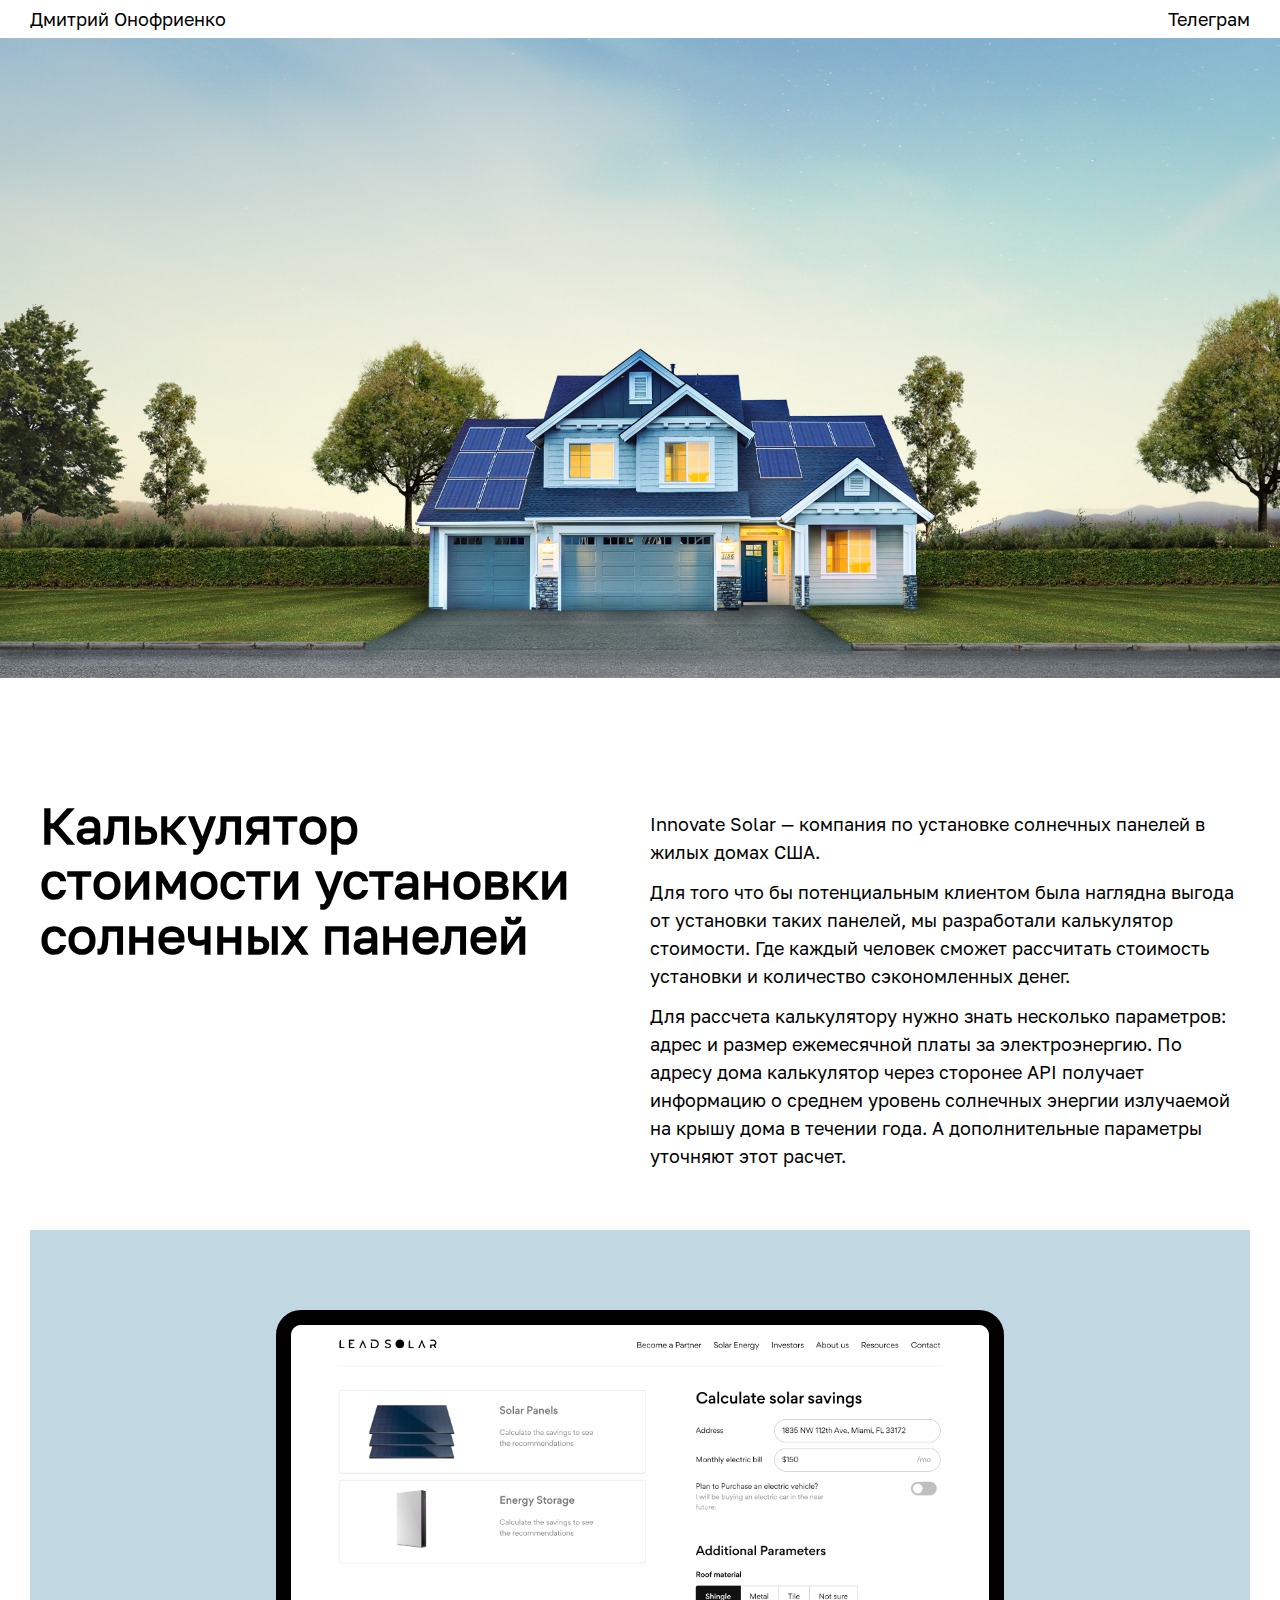
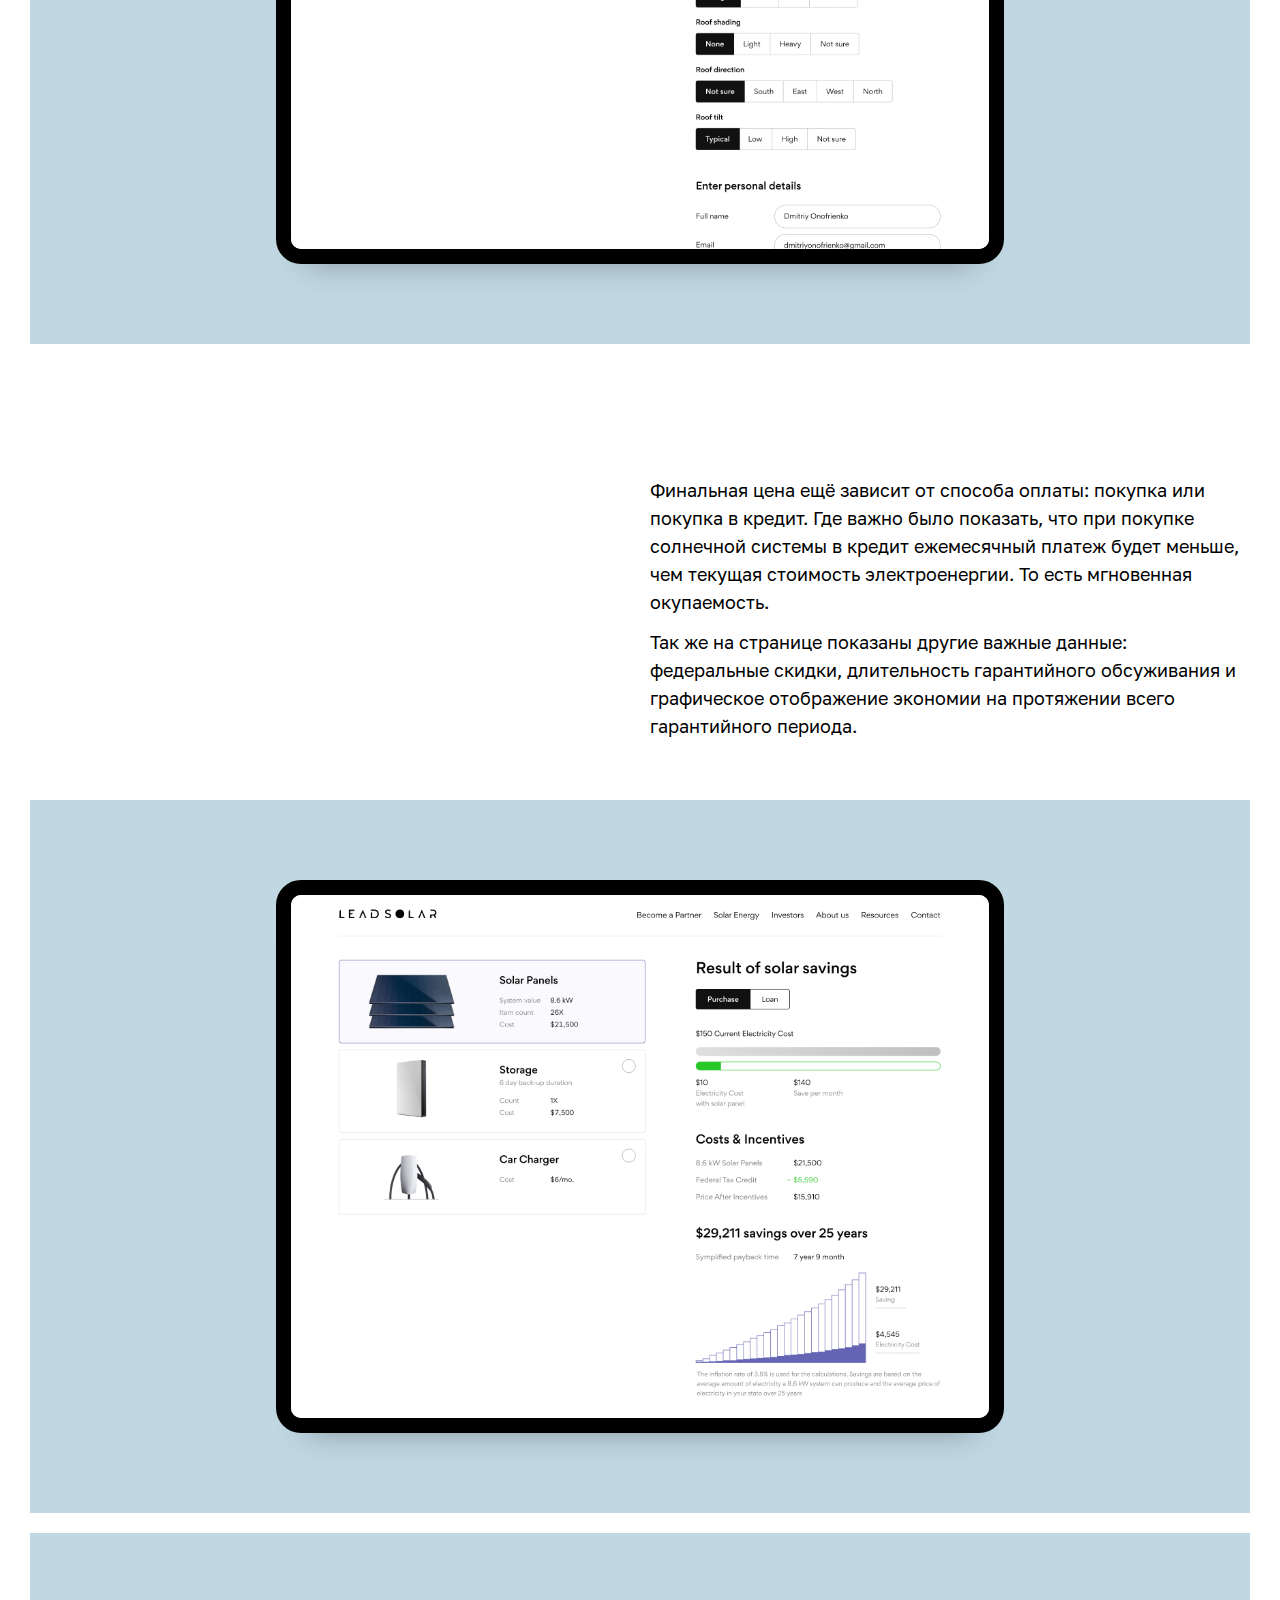
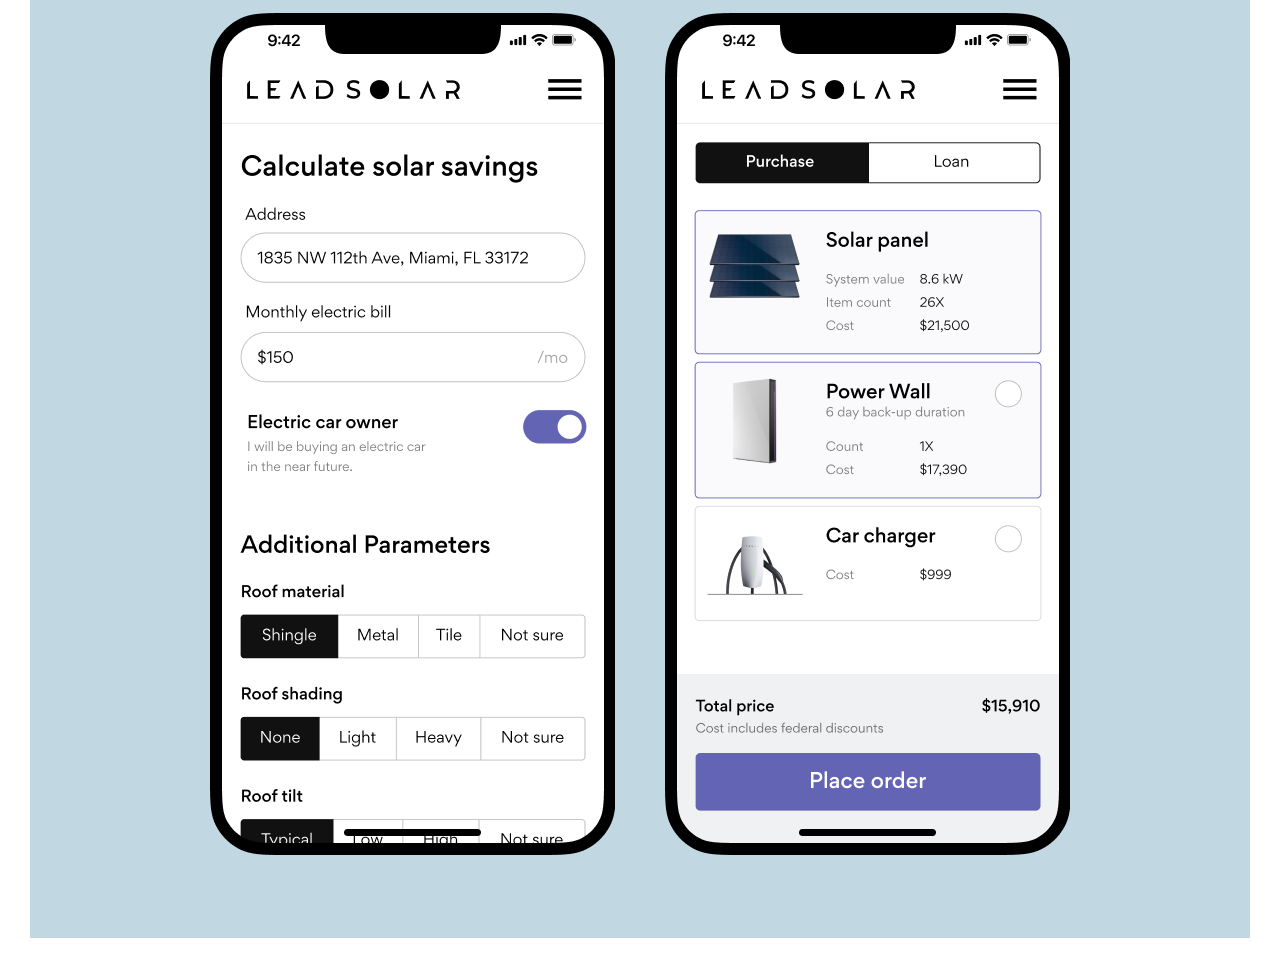
<file: solar.html>
<!DOCTYPE html>
<html lang="en">
  <head>
    <meta charset="UTF-8">
    <meta name="viewport" content="width=device-width, initial-scale=1.0">
    <meta http-equiv="X-UA-Compatible" content="ie=edge">
    <link rel="shortcut icon" type="image/png" href="../assets/icon.png">
    <link rel="stylesheet" href="style.css">
    <meta name="viewport" content="width=device-width, initial-scale=1.0, maximum-scale=1.0, user-scalable=no">
    <script src="https://cdnjs.cloudflare.com/ajax/libs/gsap/3.7.1/gsap.min.js"></script>
    <title>Solar</title>
  </head>
</html>
<body>
  <!--header-->
  <div class="header wrapper">
    <div class="header__container container"><a class="p" href="index.html">Дмитрий Онофриенко</a><a class="p" href="https://telegram.me/dmitriyonofrienko" target="_blank">Телеграм</a></div>
  </div>
  <div class="wrapper"> <img src="../assets/solar/solar_01.jpg" alt=""></div>
  <div class="case__container grid2">
    <div class="case__title">
      <h1 class="solar_h1">Калькулятор стоимости установки солнечных панелей</h1>
    </div>
    <div class="case__para">
      <p class="p">Innovate Solar — компания по установке солнечных панелей в жилых домах США.</p>
      <p class="p">Для того что бы потенциальным клиентом была наглядна выгода от установки таких панелей, мы разработали калькулятор стоимости. Где каждый человек сможет рассчитать стоимость установки и количество сэкономленных денег.</p>
      <p class="p">Для рассчета калькулятору нужно знать несколько параметров: адрес и размер ежемесячной платы за электроэнергию. По адресу дома калькулятор через сторонее API получает информацию о среднем уровень солнечных энергии излучаемой на крышу дома в течении года. А дополнительные параметры уточняют этот расчет.</p>
    </div>
  </div>
  <div class="case__content tablet solar_bcg"> 
    <div class="proper"> <img src="../assets/solar/solar_02.jpg" alt=""></div>
  </div>
  <div class="case__container grid2"> 
    <div class="empty"> </div>
    <div class="case__para">
      <p class="p">Финальная цена ещё зависит от способа оплаты: покупка или покупка в кредит. Где важно было показать, что при покупке солнечной системы в кредит ежемесячный платеж будет меньше, чем текущая стоимость электроенергии. То есть мгновенная окупаемость.</p>
      <p class="p">Так же на странице показаны другие важные данные: федеральные скидки, длительность гарантийного обсуживания и графическое отображение экономии на протяжении  всего гарантийного периода. </p>
    </div>
  </div>
  <div class="case__content tablet solar_bcg"> 
    <div class="proper"> <img src="../assets/solar/solar_03.jpg" alt=""></div>
  </div>
  <div class="case__content solar_bcg">
    <div class="proper"> <img src="../assets/solar/solar_04.png" alt=""></div>
  </div>
</body>
</file>
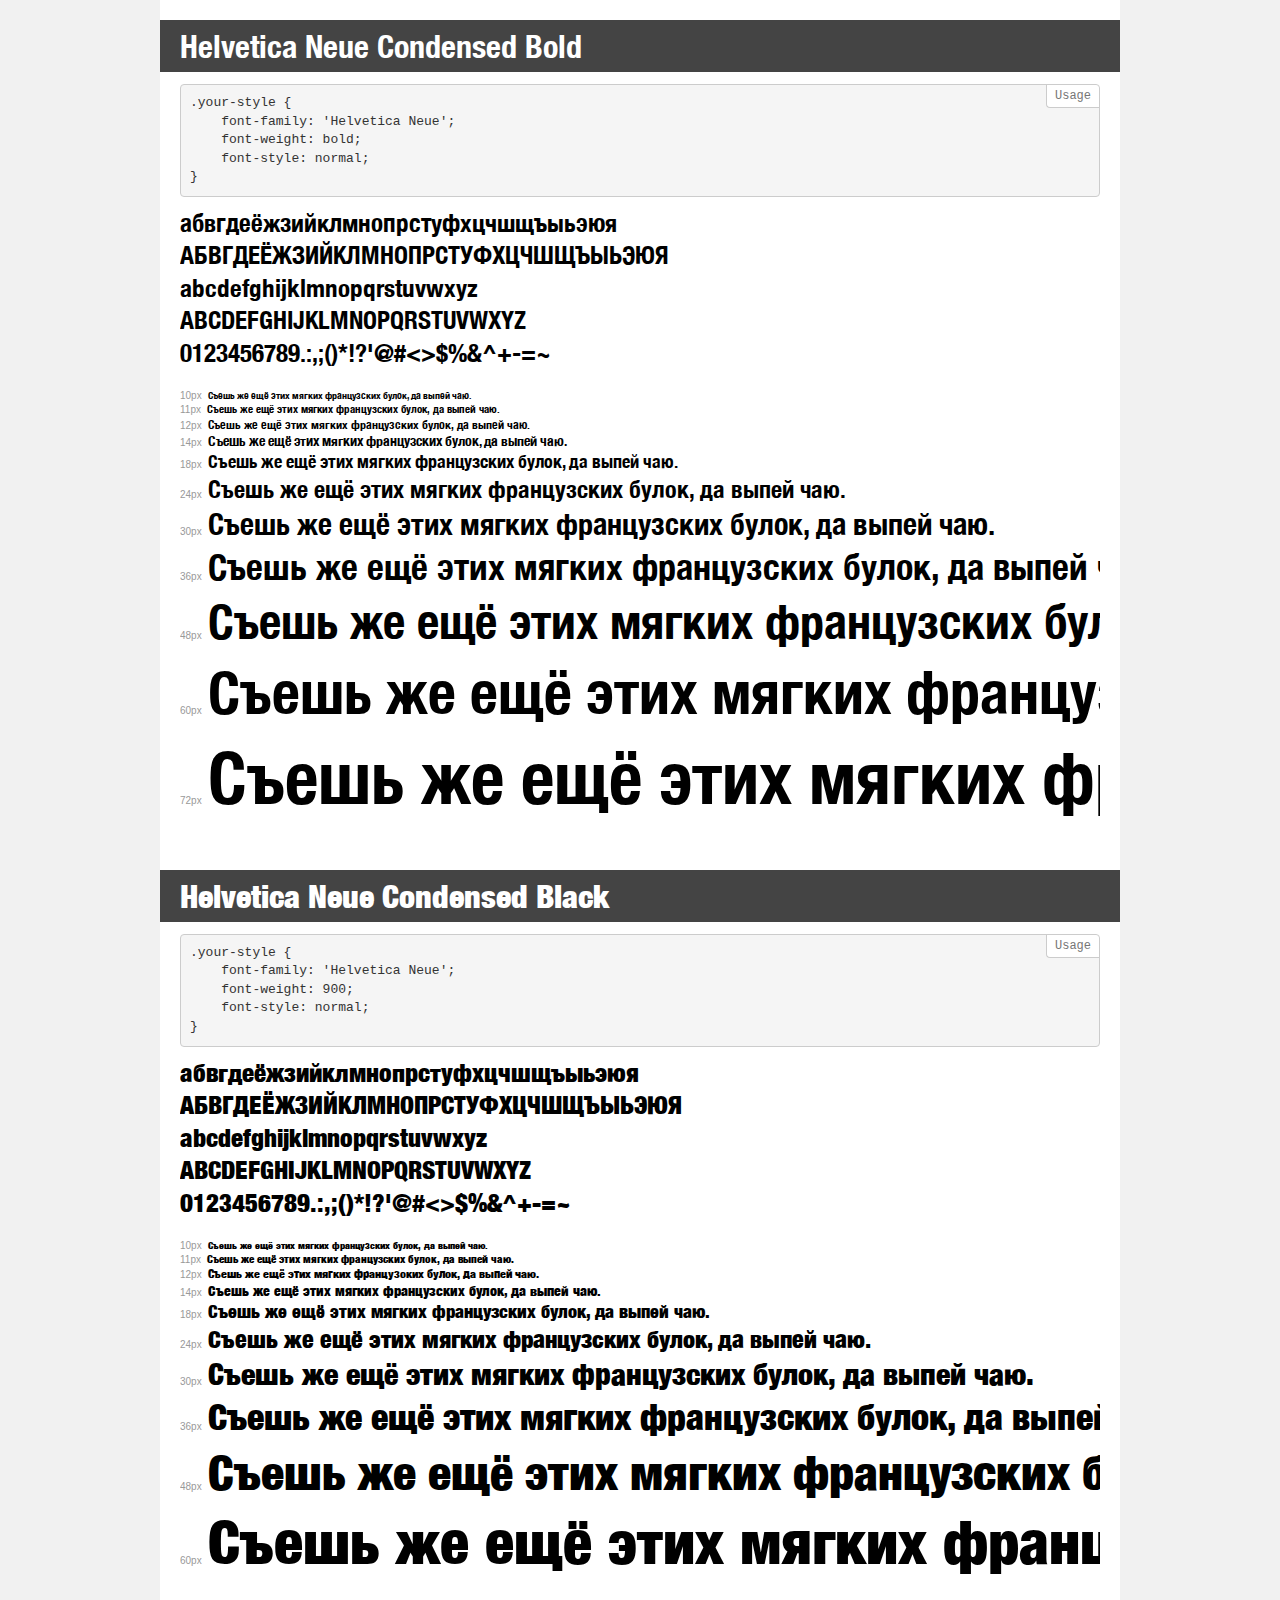
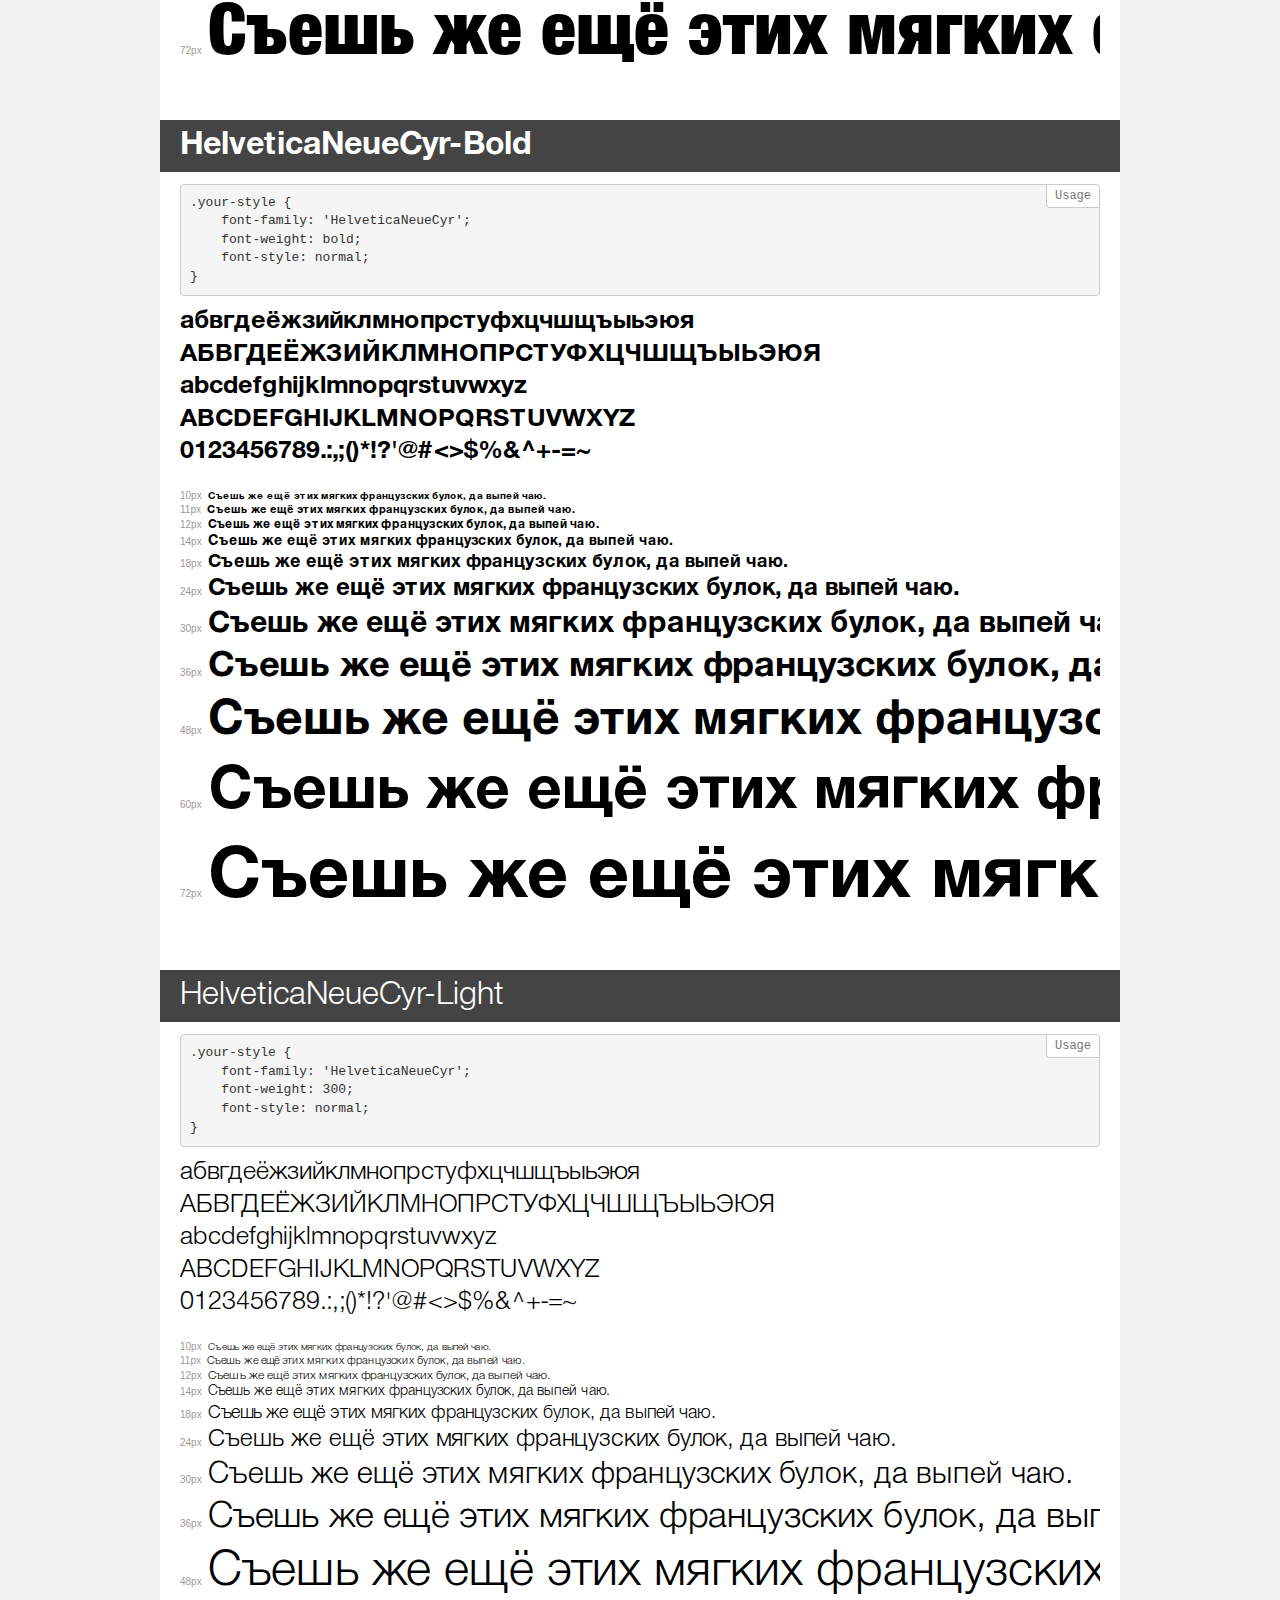
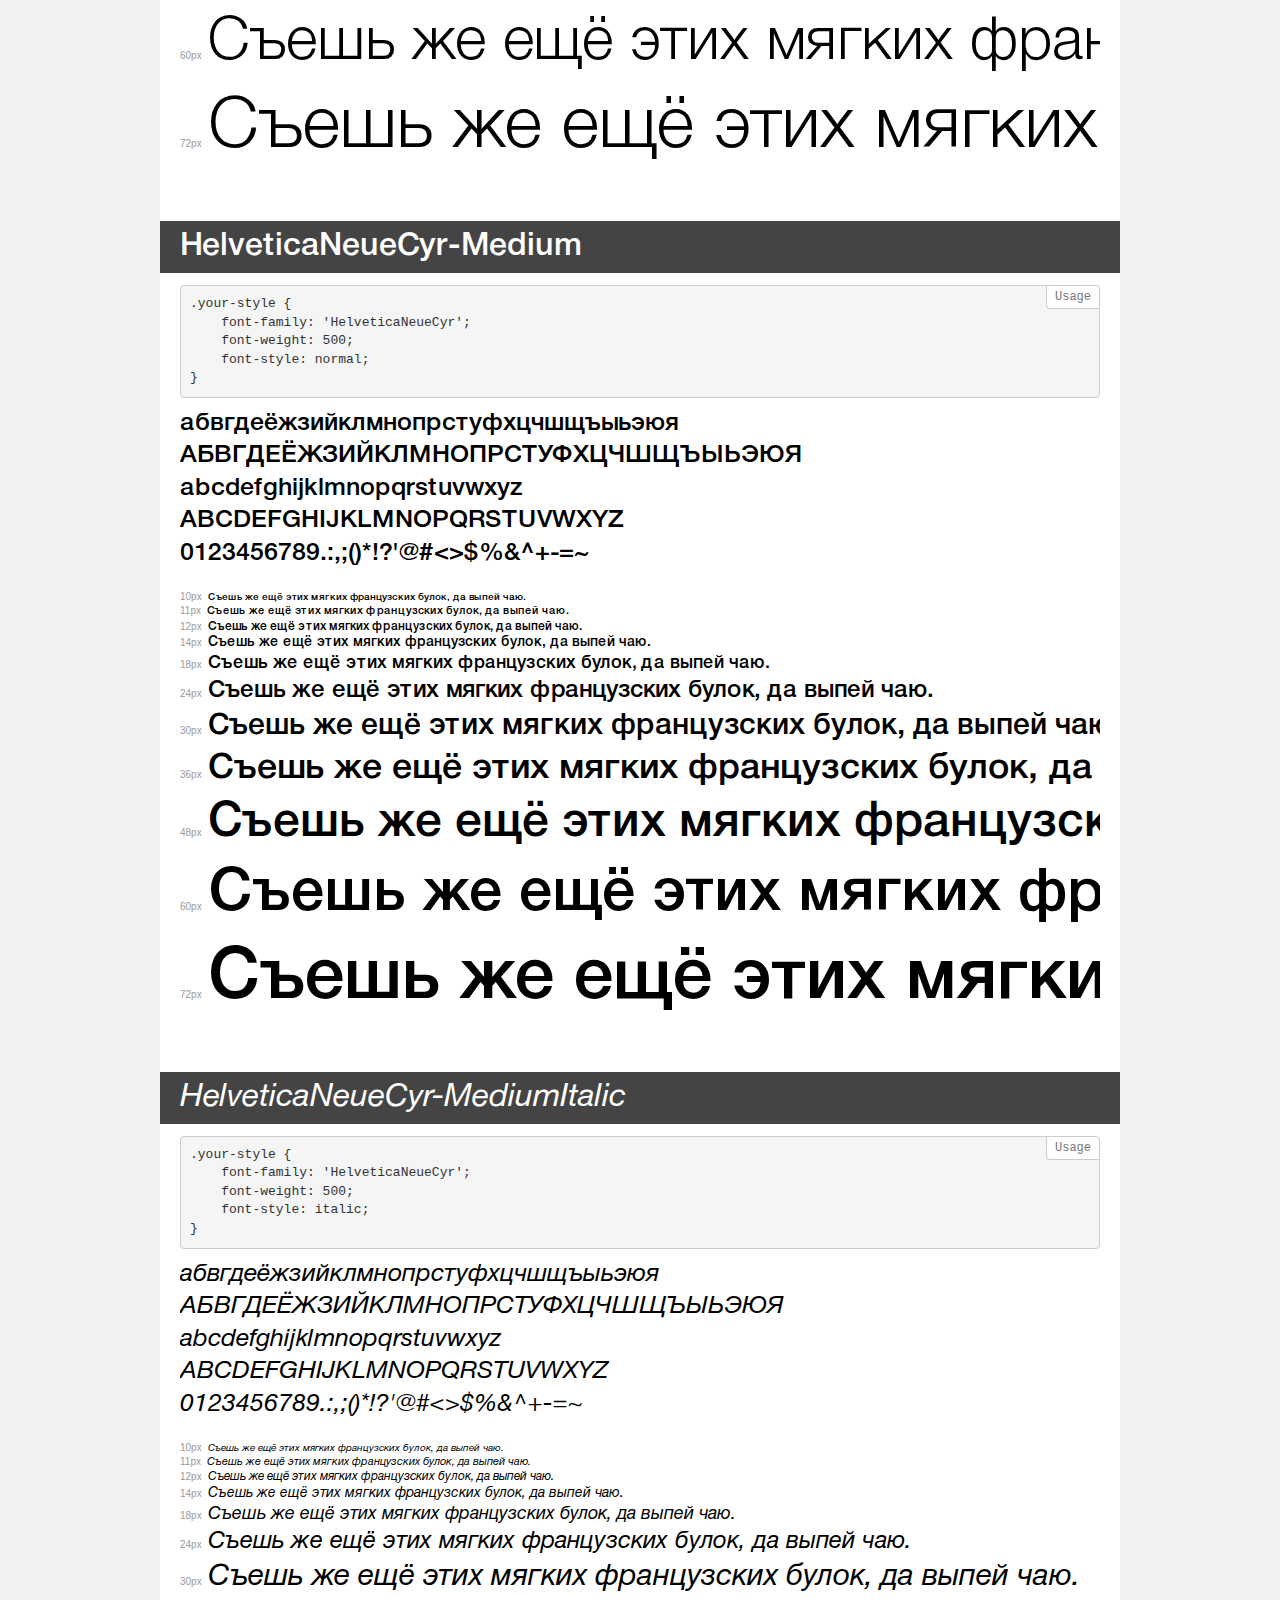
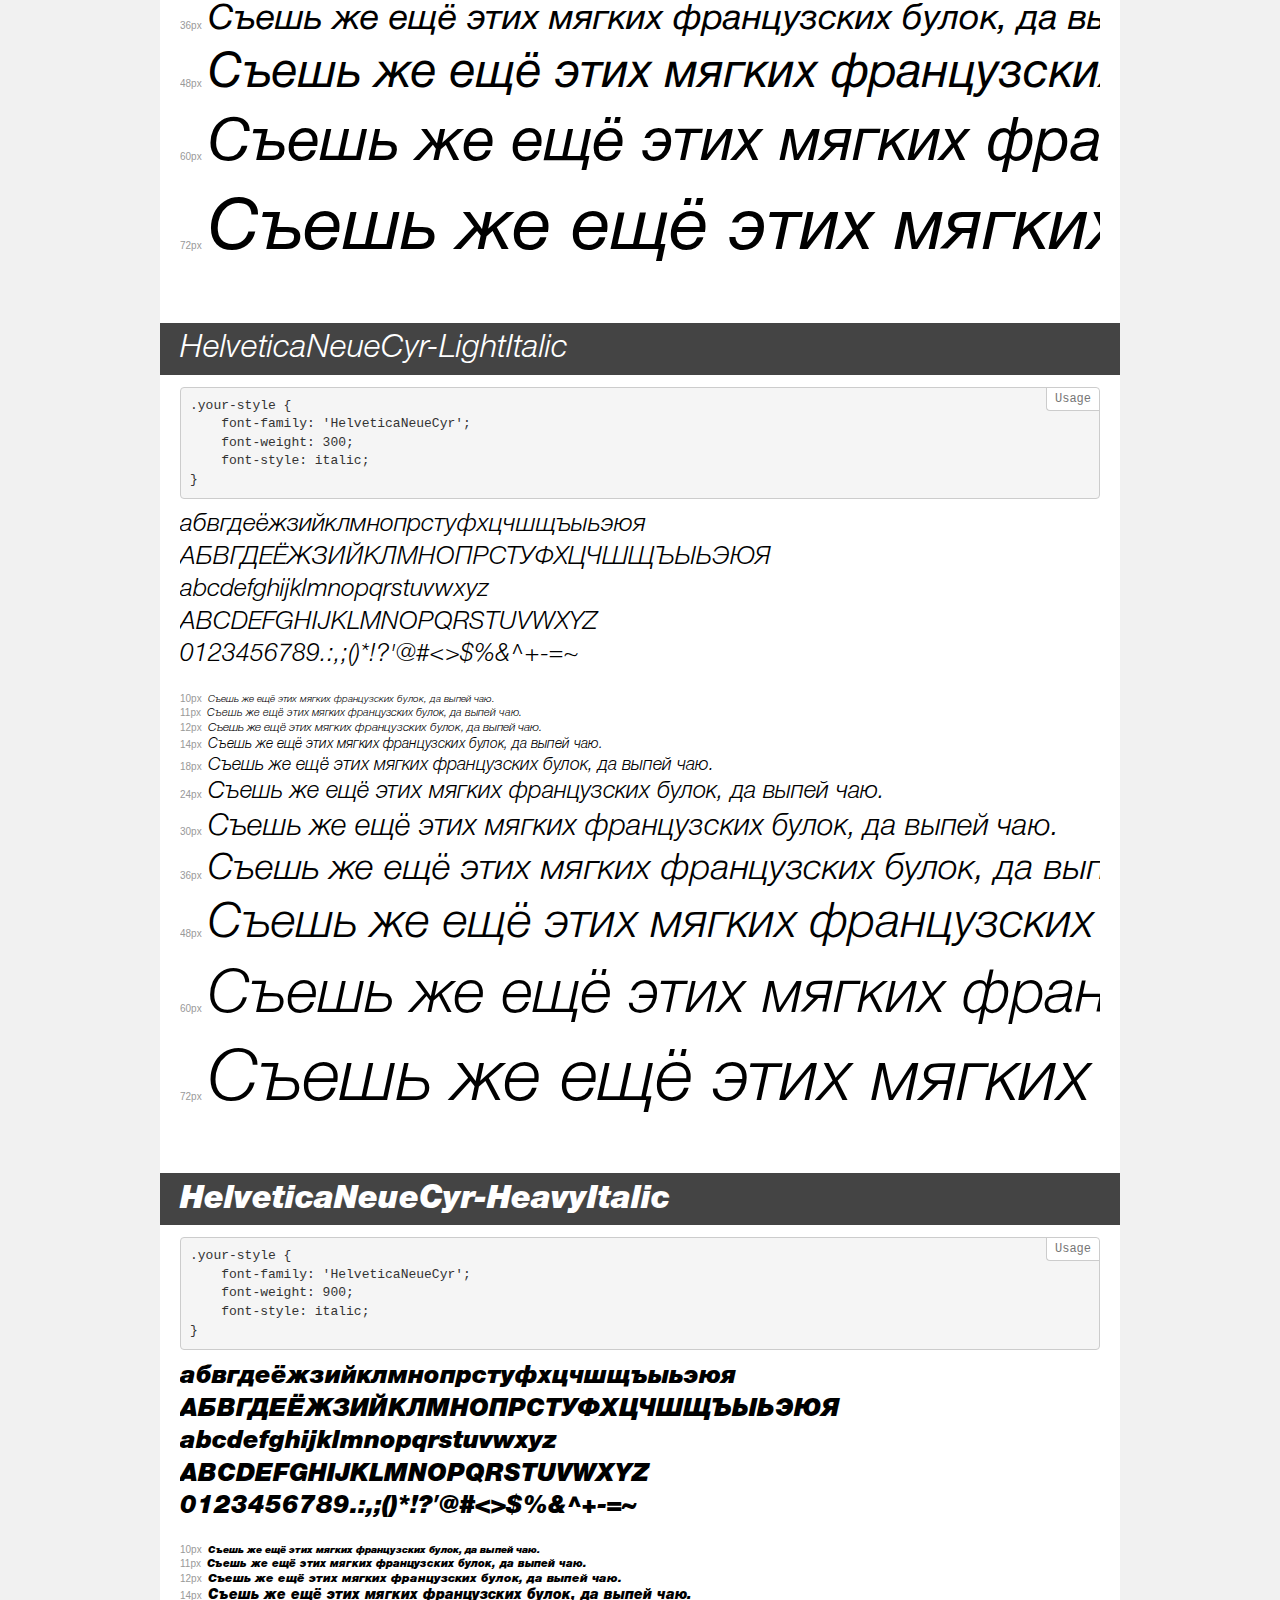
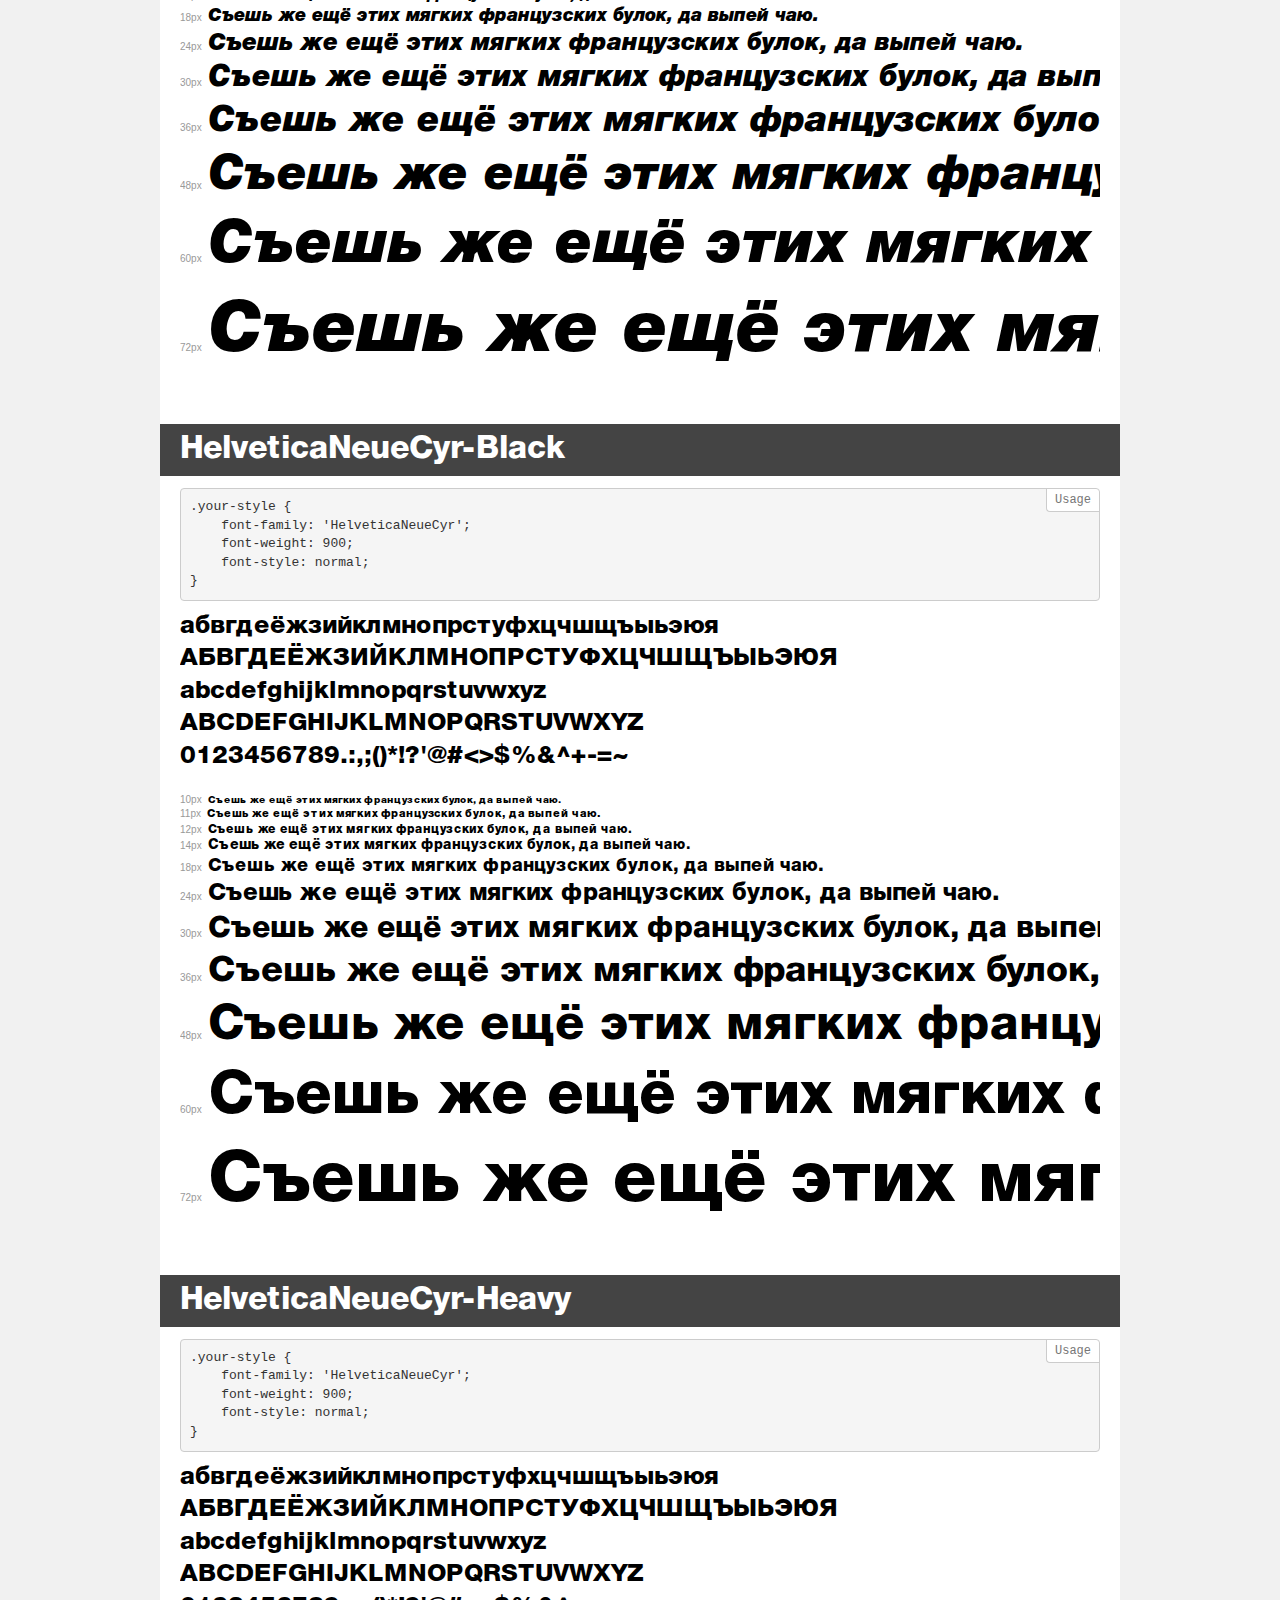
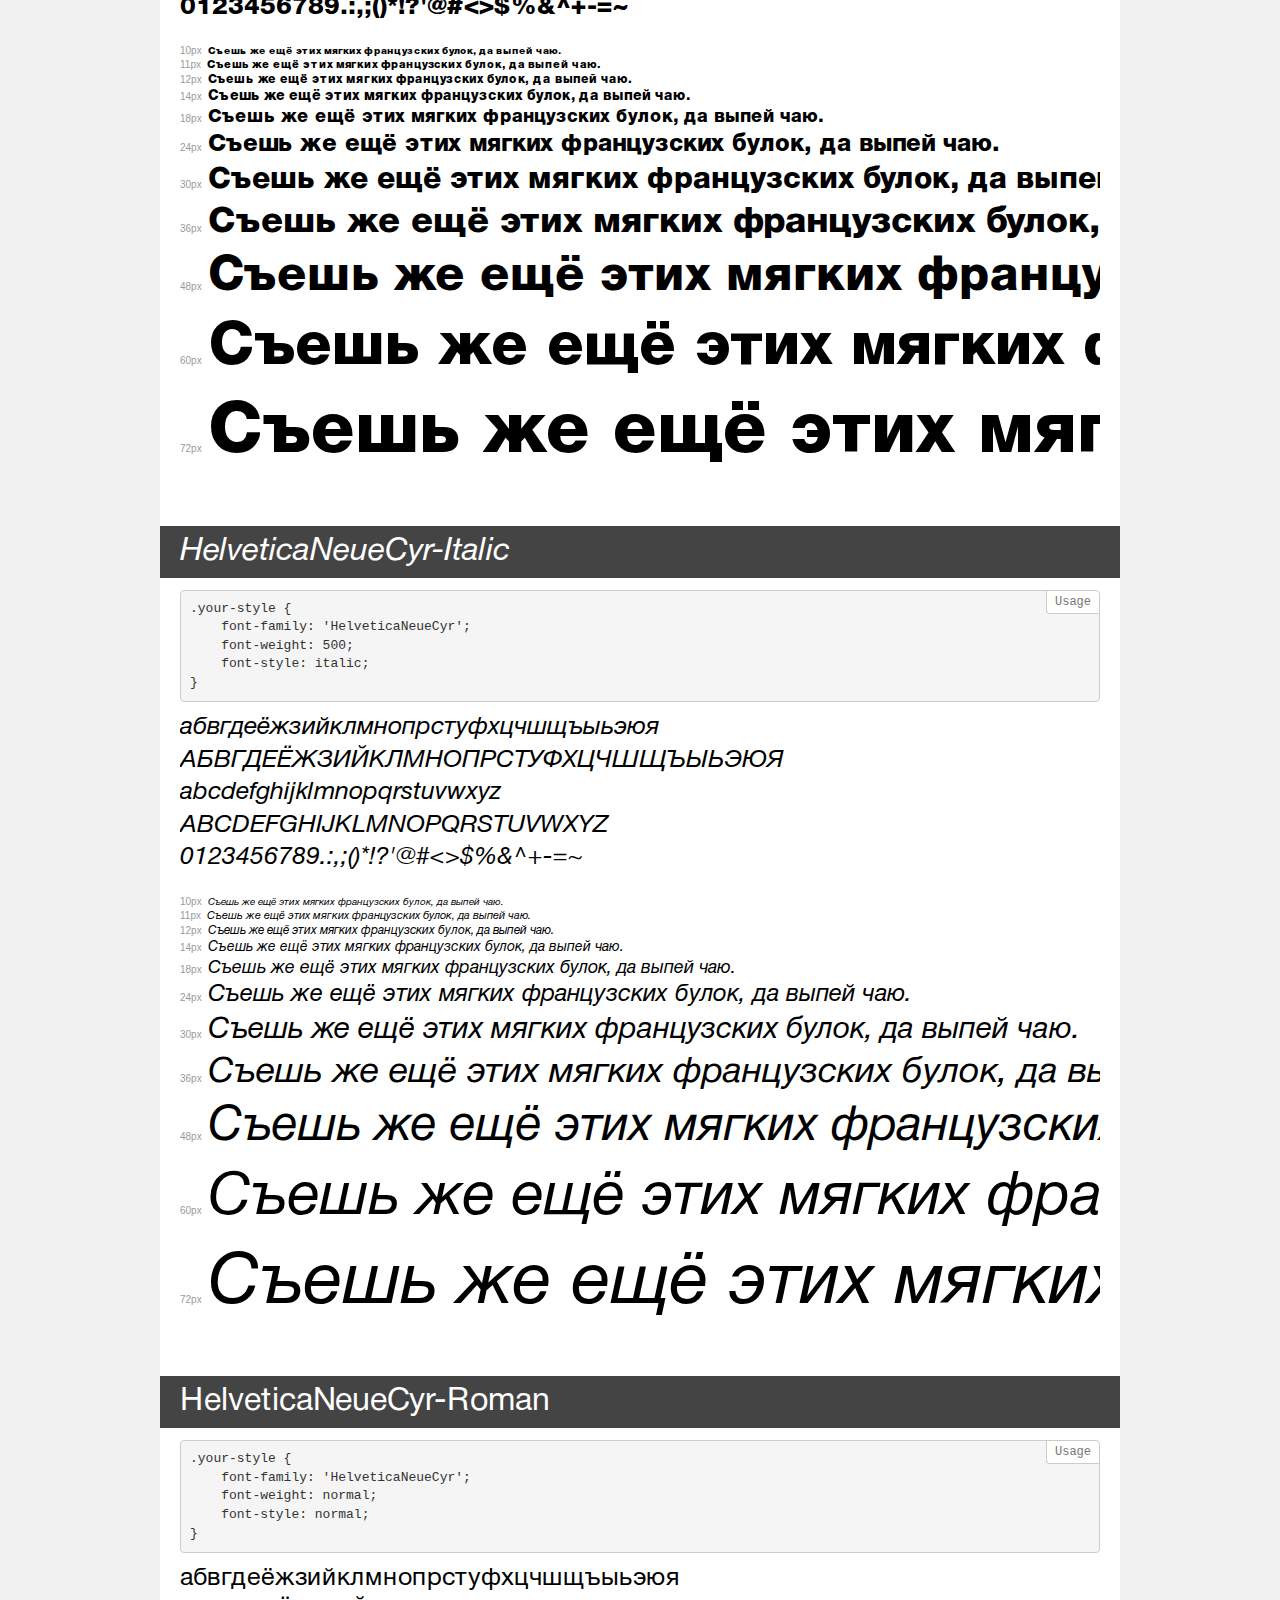
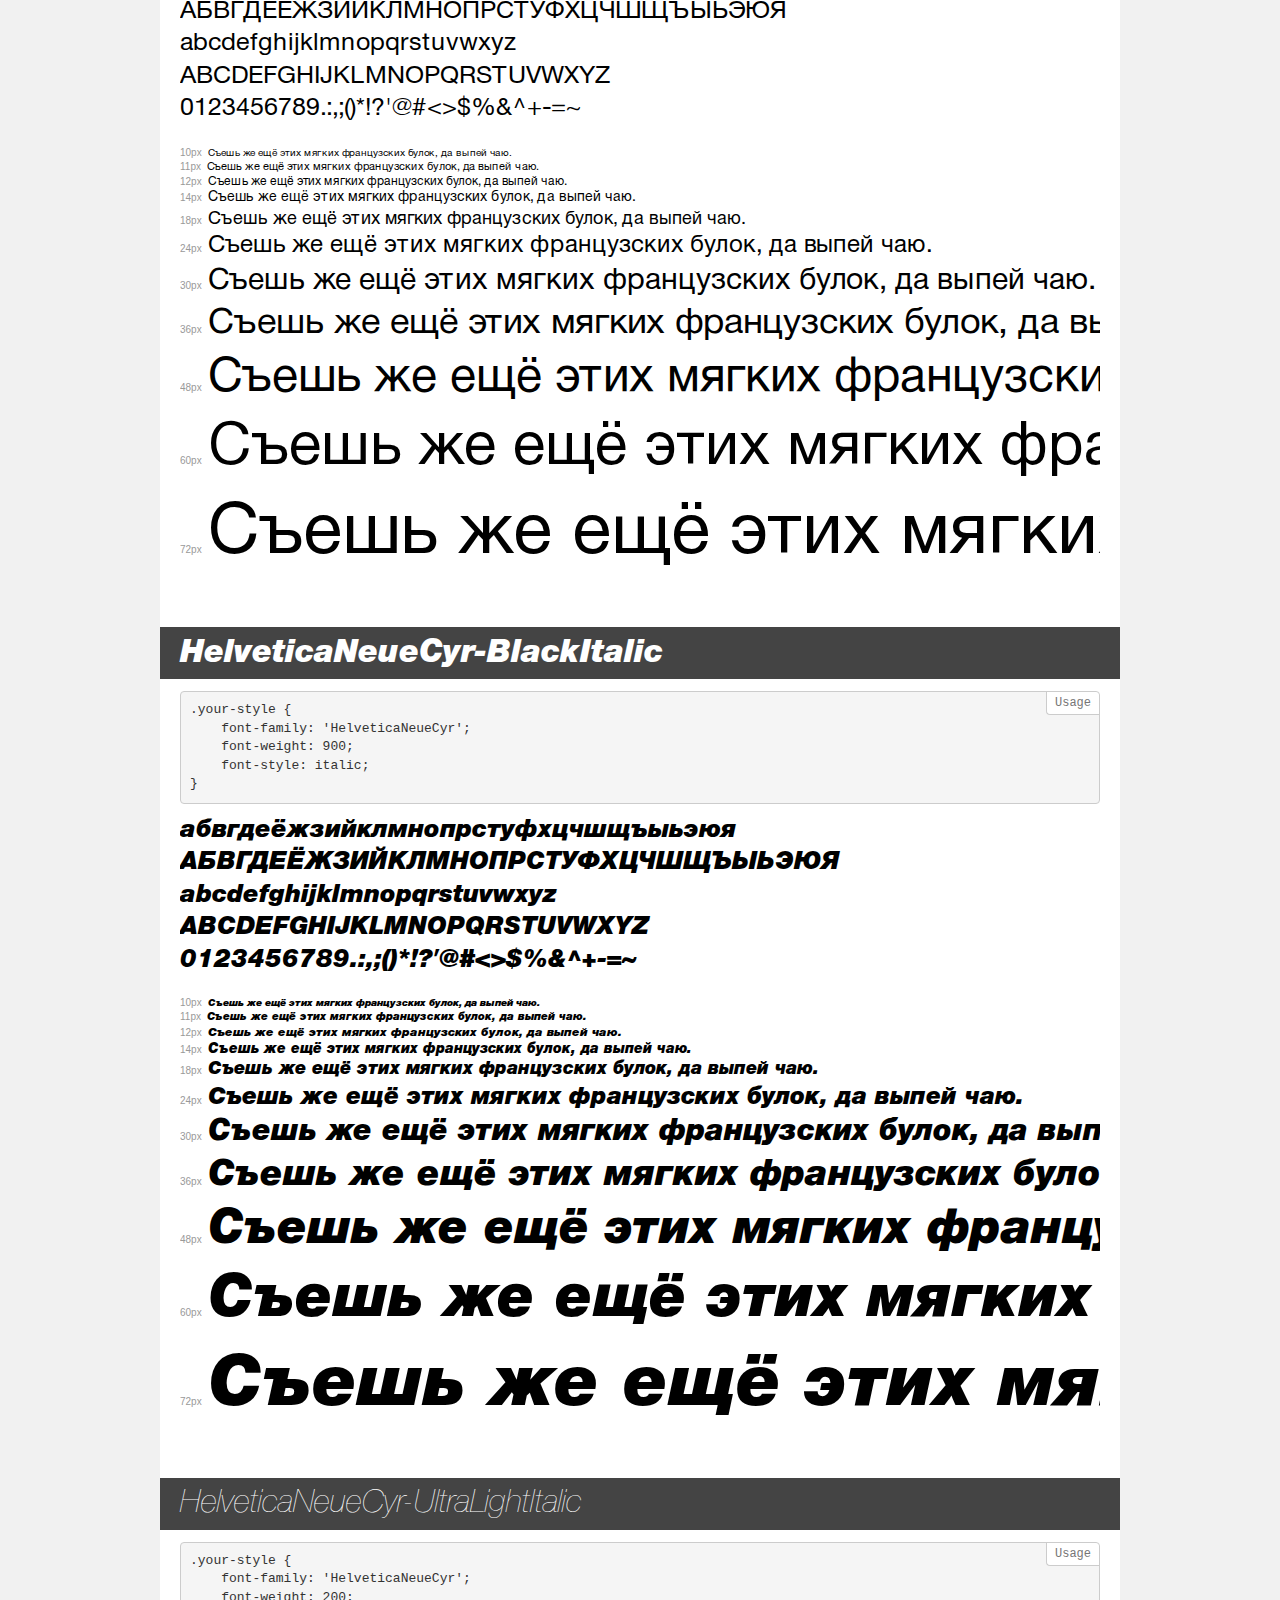
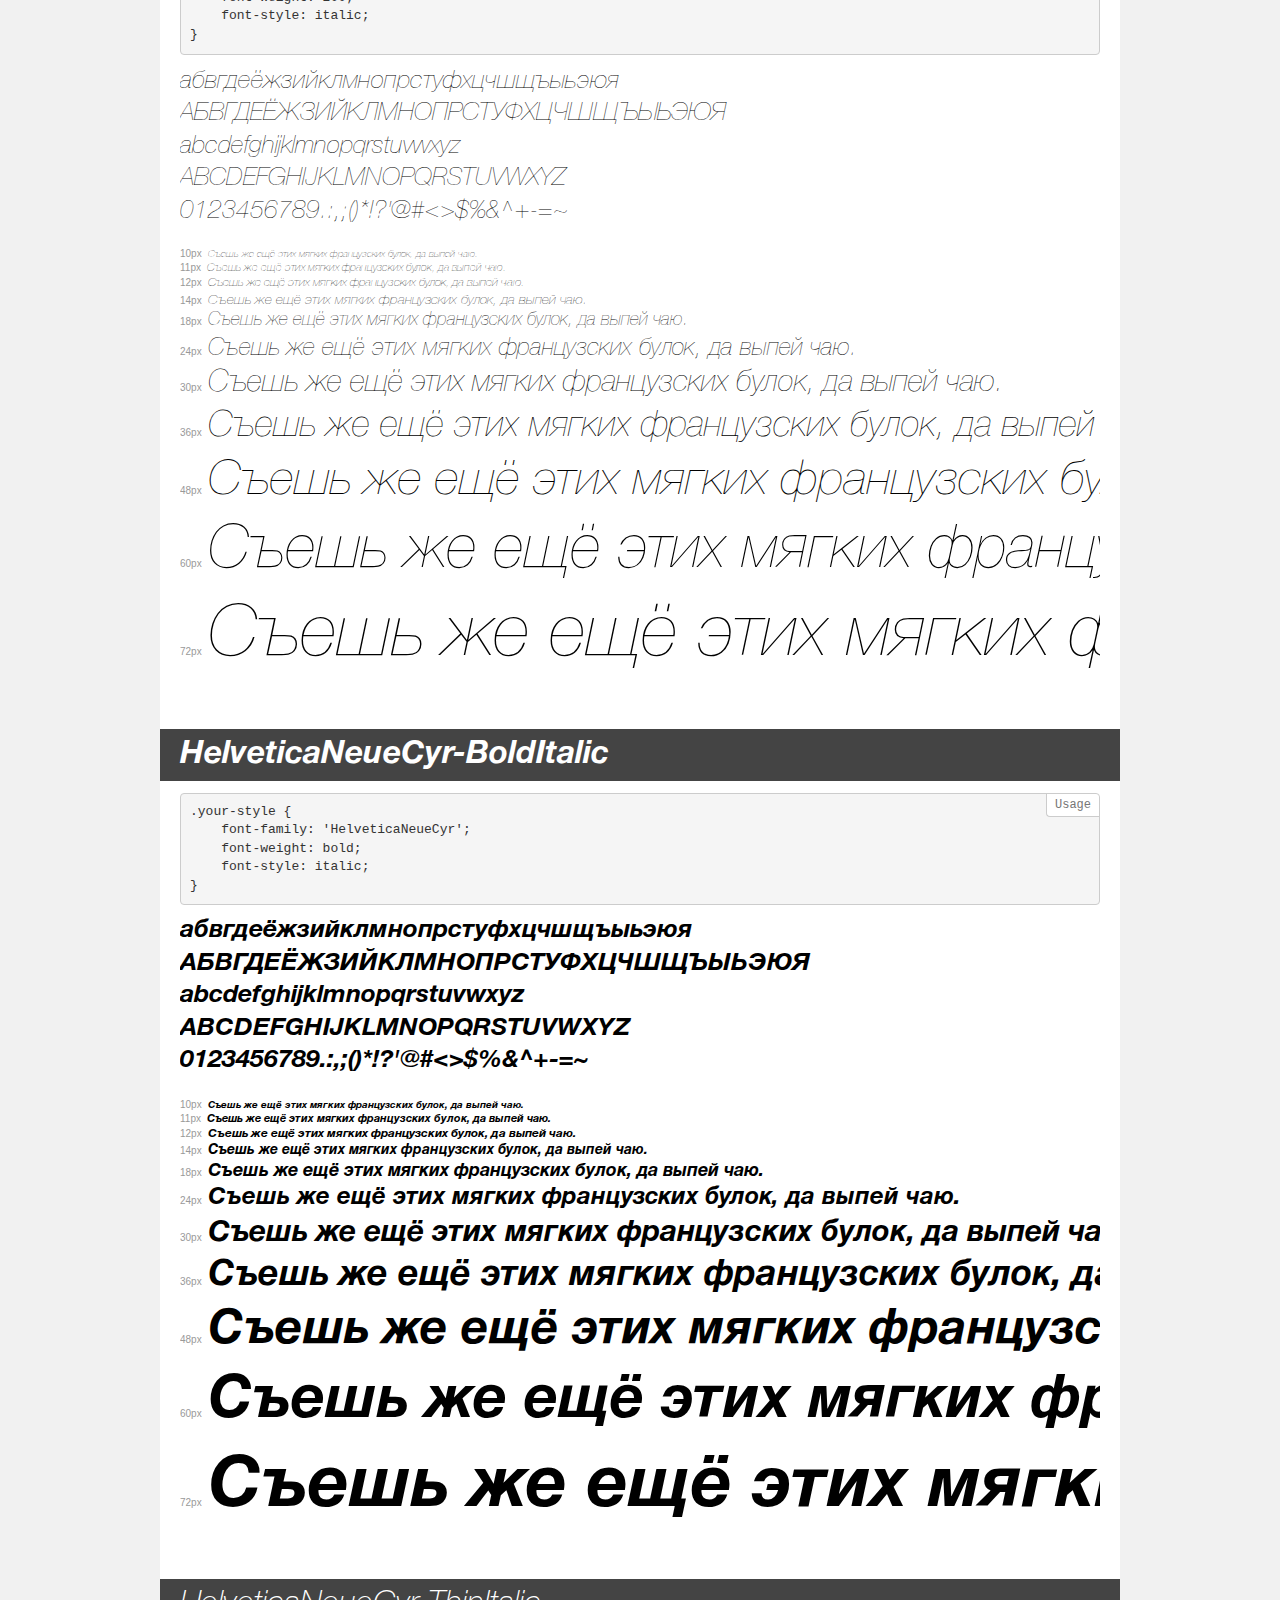
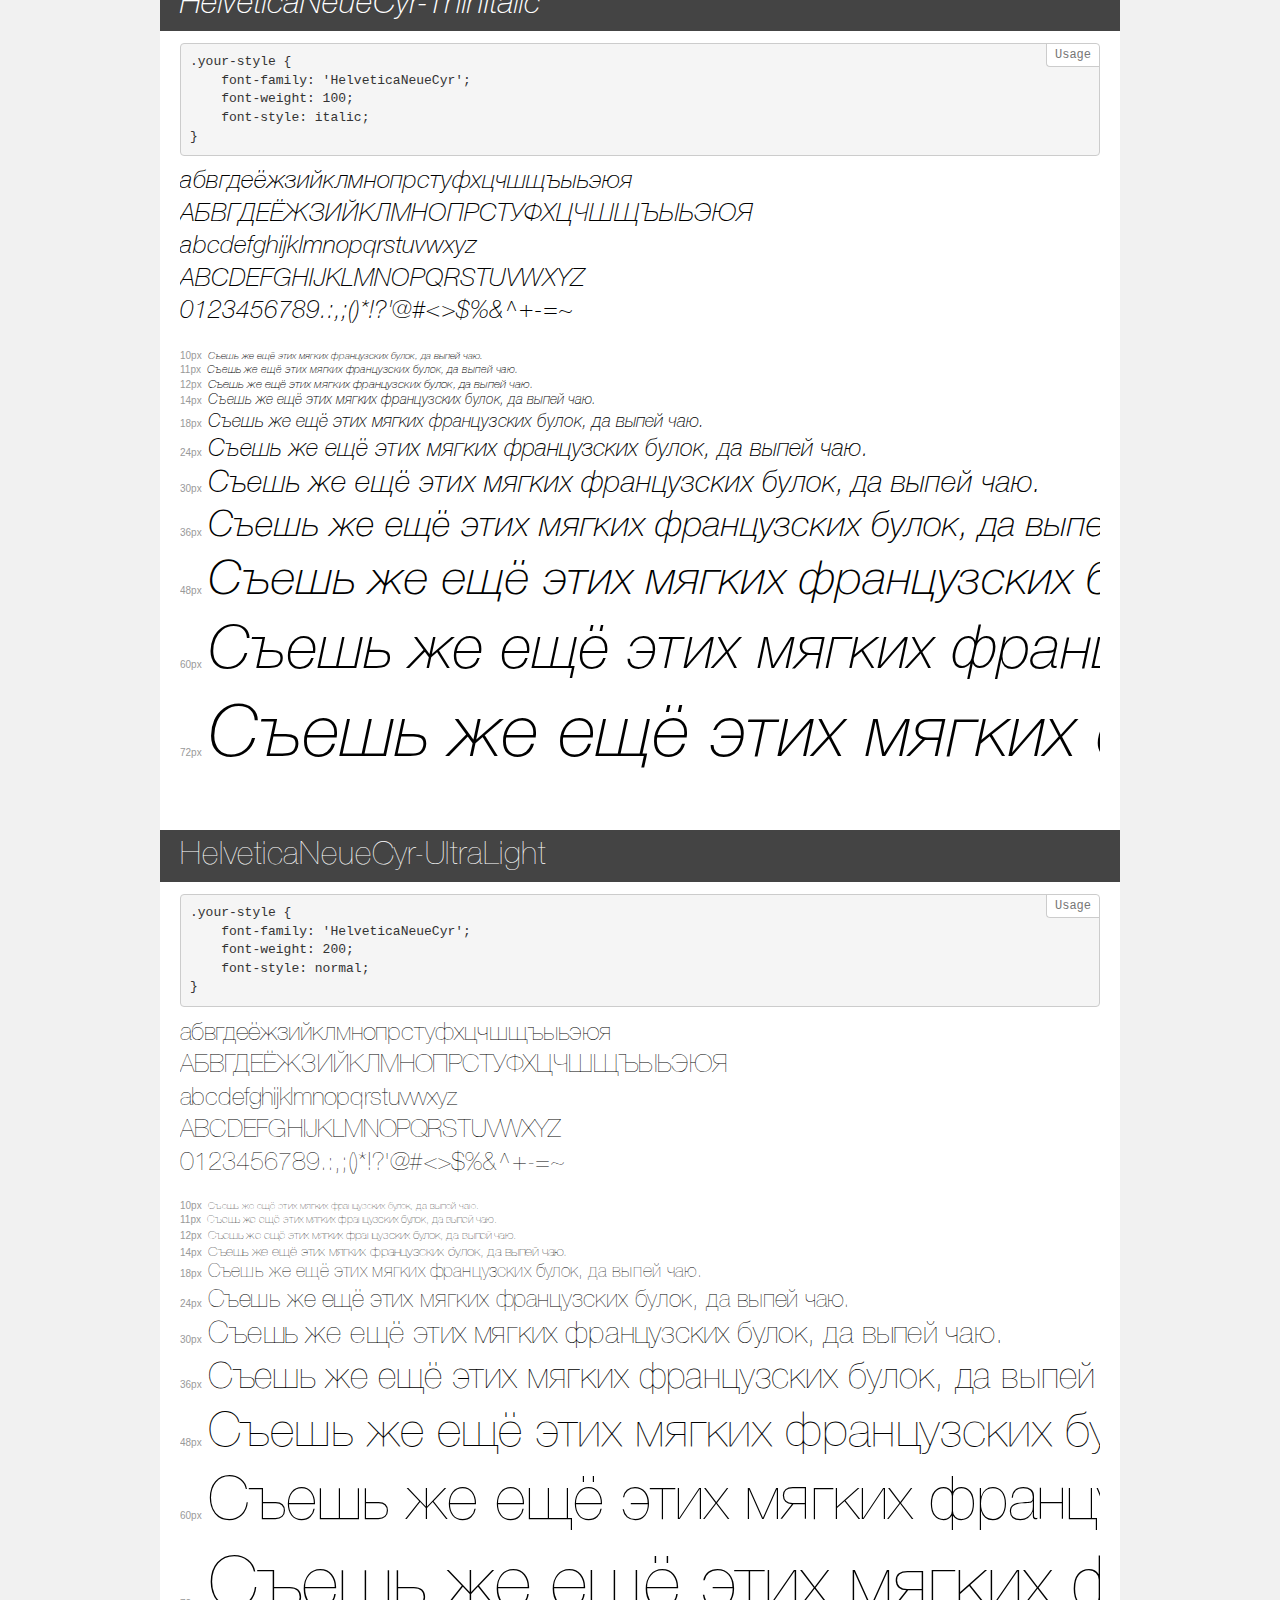
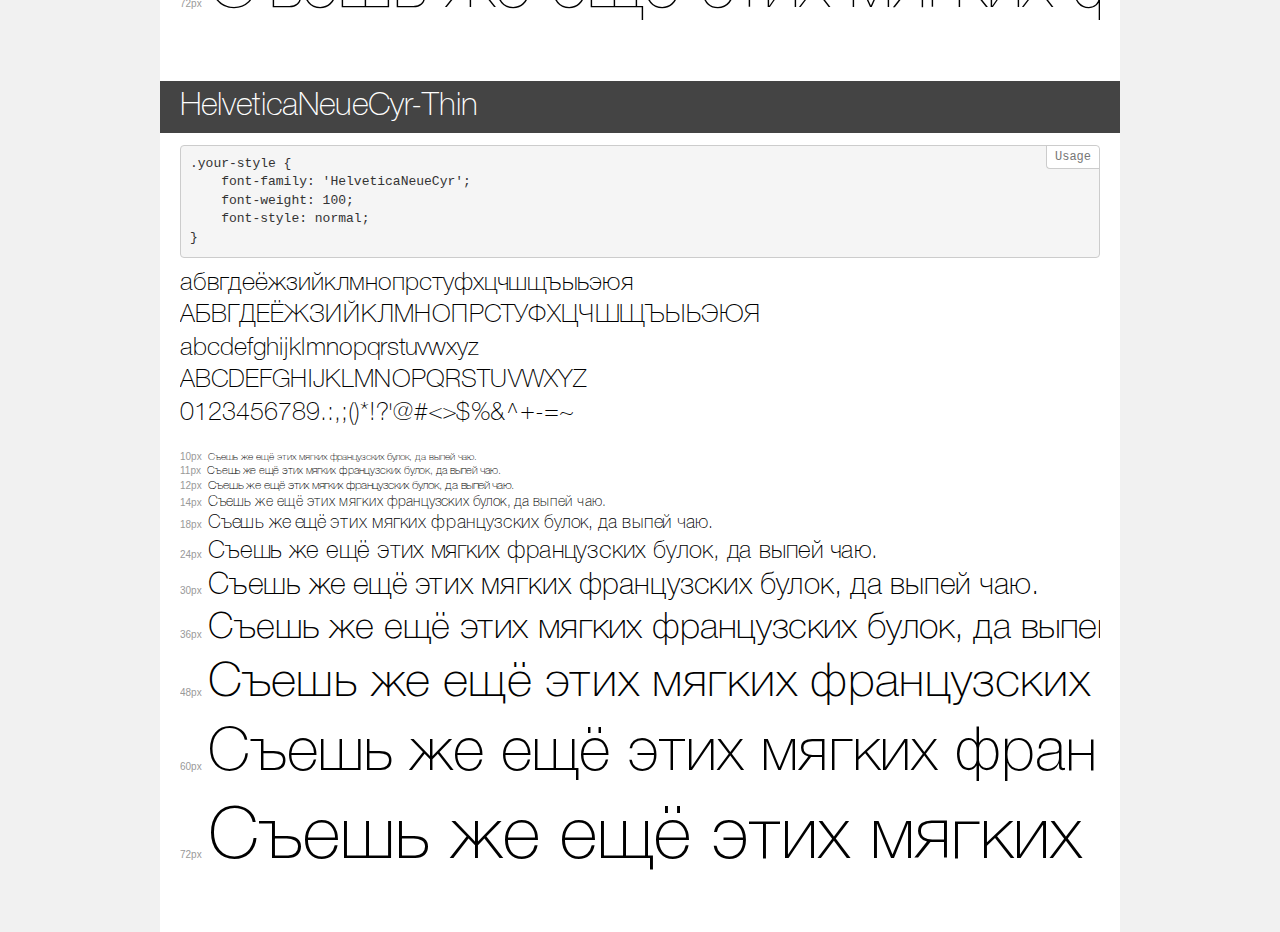
<file: assets/empire/font/demo.html>
<!DOCTYPE html>
<html>
<head>
    <meta charset="utf-8">
    <meta http-equiv="X-UA-Compatible" content="IE=edge">
    <meta name="viewport" content="width=device-width, initial-scale=1">
    <meta name="robots" content="noindex, noarchive">
    <meta name="format-detection" content="telephone=no">
    <title>Transfonter demo</title>
    <link href="stylesheet.css" rel="stylesheet">
    <style>
        /*
        http://meyerweb.com/eric/tools/css/reset/
        v2.0 | 20110126
        License: none (public domain)
        */
        html, body, div, span, applet, object, iframe,
        h1, h2, h3, h4, h5, h6, p, blockquote, pre,
        a, abbr, acronym, address, big, cite, code,
        del, dfn, em, img, ins, kbd, q, s, samp,
        small, strike, strong, sub, sup, tt, var,
        b, u, i, center,
        dl, dt, dd, ol, ul, li,
        fieldset, form, label, legend,
        table, caption, tbody, tfoot, thead, tr, th, td,
        article, aside, canvas, details, embed,
        figure, figcaption, footer, header, hgroup,
        menu, nav, output, ruby, section, summary,
        time, mark, audio, video {
            margin: 0;
            padding: 0;
            border: 0;
            font-size: 100%;
            font: inherit;
            vertical-align: baseline;
        }
        /* HTML5 display-role reset for older browsers */
        article, aside, details, figcaption, figure,
        footer, header, hgroup, menu, nav, section {
            display: block;
        }
        body {
            line-height: 1;
        }
        ol, ul {
            list-style: none;
        }
        blockquote, q {
            quotes: none;
        }
        blockquote:before, blockquote:after,
        q:before, q:after {
            content: '';
            content: none;
        }
        table {
            border-collapse: collapse;
            border-spacing: 0;
        }
        /* common styles */
        body {
            background: #f1f1f1;
            color: #000;
        }
        .page {
            background: #fff;
            width: 920px;
            margin: 0 auto;
            padding: 20px 20px 0 20px;
            overflow: hidden;
        }
        .font-container {
            overflow-x: auto;
            overflow-y: hidden;
            margin-bottom: 40px;
            line-height: 1.3;
            white-space: nowrap;
            padding-bottom: 5px;
        }
        h1 {
            position: relative;
            background: #444;
            font-size: 32px;
            color: #fff;
            padding: 10px 20px;
            margin: 0 -20px 12px -20px;
        }
        .letters {
            font-size: 25px;
            margin-bottom: 20px;
        }
        .s10:before {
            content: '10px';
        }
        .s11:before {
            content: '11px';
        }
        .s12:before {
            content: '12px';
        }
        .s14:before {
            content: '14px';
        }
        .s18:before {
            content: '18px';
        }
        .s24:before {
            content: '24px';
        }
        .s30:before {
            content: '30px';
        }
        .s36:before {
            content: '36px';
        }
        .s48:before {
            content: '48px';
        }
        .s60:before {
            content: '60px';
        }
        .s72:before {
            content: '72px';
        }
        .s10:before, .s11:before, .s12:before, .s14:before,
        .s18:before, .s24:before, .s30:before, .s36:before,
        .s48:before, .s60:before, .s72:before {
            font-family: Arial, sans-serif;
            font-size: 10px;
            font-weight: normal;
            font-style: normal;
            color: #999;
            padding-right: 6px;
        }
        pre {
            display: block;
            position: relative;
            padding: 9px;
            margin: 0 0 10px;
            font-family: Monaco, Menlo, Consolas, "Courier New", monospace !important;
            font-size: 13px;
            line-height: 1.428571429;
            color: #333;
            font-weight: normal !important;
            font-style: normal !important;
            background-color: #f5f5f5;
            border: 1px solid #ccc;
            overflow-x: auto;
            border-radius: 4px;
        }
        pre:after {
            display: block;
            position: absolute;
            right: 0;
            top: 0;
            content: 'Usage';
            line-height: 1;
            padding: 5px 8px;
            font-size: 12px;
            color: #767676;
            background-color: #fff;
            border: 1px solid #ccc;
            border-right: none;
            border-top: none;
            border-radius: 0 4px 0 4px;
            z-index: 10;
        }
        /* responsive */
        @media (max-width: 959px) {
            .page {
                width: auto;
                margin: 0;
            }
        }
    </style>
</head>
<body>
<div class="page">
    <div class="demo" style="font-family: 'Helvetica Neue'; font-weight: bold; font-style: normal;">
        <h1>Helvetica Neue Condensed Bold</h1>
        <pre>.your-style {
    font-family: 'Helvetica Neue';
    font-weight: bold;
    font-style: normal;
}</pre>
        <div class="font-container">
            <p class="letters">
                абвгдеёжзийклмнопрстуфхцчшщъыьэюя<br>
АБВГДЕЁЖЗИЙКЛМНОПРСТУФХЦЧШЩЪЫЬЭЮЯ<br>
abcdefghijklmnopqrstuvwxyz<br>
ABCDEFGHIJKLMNOPQRSTUVWXYZ<br>
                0123456789.:,;()*!?'@#<>$%&^+-=~
            </p>
            <p class="s10" style="font-size: 10px;">Съешь же ещё этих мягких французских булок, да выпей чаю.</p>
            <p class="s11" style="font-size: 11px;">Съешь же ещё этих мягких французских булок, да выпей чаю.</p>
            <p class="s12" style="font-size: 12px;">Съешь же ещё этих мягких французских булок, да выпей чаю.</p>
            <p class="s14" style="font-size: 14px;">Съешь же ещё этих мягких французских булок, да выпей чаю.</p>
            <p class="s18" style="font-size: 18px;">Съешь же ещё этих мягких французских булок, да выпей чаю.</p>
            <p class="s24" style="font-size: 24px;">Съешь же ещё этих мягких французских булок, да выпей чаю.</p>
            <p class="s30" style="font-size: 30px;">Съешь же ещё этих мягких французских булок, да выпей чаю.</p>
            <p class="s36" style="font-size: 36px;">Съешь же ещё этих мягких французских булок, да выпей чаю.</p>
            <p class="s48" style="font-size: 48px;">Съешь же ещё этих мягких французских булок, да выпей чаю.</p>
            <p class="s60" style="font-size: 60px;">Съешь же ещё этих мягких французских булок, да выпей чаю.</p>
            <p class="s72" style="font-size: 72px;">Съешь же ещё этих мягких французских булок, да выпей чаю.</p>
        </div>
    </div>
    <div class="demo" style="font-family: 'Helvetica Neue'; font-weight: 900; font-style: normal;">
        <h1>Helvetica Neue Condensed Black</h1>
        <pre>.your-style {
    font-family: 'Helvetica Neue';
    font-weight: 900;
    font-style: normal;
}</pre>
        <div class="font-container">
            <p class="letters">
                абвгдеёжзийклмнопрстуфхцчшщъыьэюя<br>
АБВГДЕЁЖЗИЙКЛМНОПРСТУФХЦЧШЩЪЫЬЭЮЯ<br>
abcdefghijklmnopqrstuvwxyz<br>
ABCDEFGHIJKLMNOPQRSTUVWXYZ<br>
                0123456789.:,;()*!?'@#<>$%&^+-=~
            </p>
            <p class="s10" style="font-size: 10px;">Съешь же ещё этих мягких французских булок, да выпей чаю.</p>
            <p class="s11" style="font-size: 11px;">Съешь же ещё этих мягких французских булок, да выпей чаю.</p>
            <p class="s12" style="font-size: 12px;">Съешь же ещё этих мягких французских булок, да выпей чаю.</p>
            <p class="s14" style="font-size: 14px;">Съешь же ещё этих мягких французских булок, да выпей чаю.</p>
            <p class="s18" style="font-size: 18px;">Съешь же ещё этих мягких французских булок, да выпей чаю.</p>
            <p class="s24" style="font-size: 24px;">Съешь же ещё этих мягких французских булок, да выпей чаю.</p>
            <p class="s30" style="font-size: 30px;">Съешь же ещё этих мягких французских булок, да выпей чаю.</p>
            <p class="s36" style="font-size: 36px;">Съешь же ещё этих мягких французских булок, да выпей чаю.</p>
            <p class="s48" style="font-size: 48px;">Съешь же ещё этих мягких французских булок, да выпей чаю.</p>
            <p class="s60" style="font-size: 60px;">Съешь же ещё этих мягких французских булок, да выпей чаю.</p>
            <p class="s72" style="font-size: 72px;">Съешь же ещё этих мягких французских булок, да выпей чаю.</p>
        </div>
    </div>
    <div class="demo" style="font-family: 'HelveticaNeueCyr'; font-weight: bold; font-style: normal;">
        <h1>HelveticaNeueCyr-Bold</h1>
        <pre>.your-style {
    font-family: 'HelveticaNeueCyr';
    font-weight: bold;
    font-style: normal;
}</pre>
        <div class="font-container">
            <p class="letters">
                абвгдеёжзийклмнопрстуфхцчшщъыьэюя<br>
АБВГДЕЁЖЗИЙКЛМНОПРСТУФХЦЧШЩЪЫЬЭЮЯ<br>
abcdefghijklmnopqrstuvwxyz<br>
ABCDEFGHIJKLMNOPQRSTUVWXYZ<br>
                0123456789.:,;()*!?'@#<>$%&^+-=~
            </p>
            <p class="s10" style="font-size: 10px;">Съешь же ещё этих мягких французских булок, да выпей чаю.</p>
            <p class="s11" style="font-size: 11px;">Съешь же ещё этих мягких французских булок, да выпей чаю.</p>
            <p class="s12" style="font-size: 12px;">Съешь же ещё этих мягких французских булок, да выпей чаю.</p>
            <p class="s14" style="font-size: 14px;">Съешь же ещё этих мягких французских булок, да выпей чаю.</p>
            <p class="s18" style="font-size: 18px;">Съешь же ещё этих мягких французских булок, да выпей чаю.</p>
            <p class="s24" style="font-size: 24px;">Съешь же ещё этих мягких французских булок, да выпей чаю.</p>
            <p class="s30" style="font-size: 30px;">Съешь же ещё этих мягких французских булок, да выпей чаю.</p>
            <p class="s36" style="font-size: 36px;">Съешь же ещё этих мягких французских булок, да выпей чаю.</p>
            <p class="s48" style="font-size: 48px;">Съешь же ещё этих мягких французских булок, да выпей чаю.</p>
            <p class="s60" style="font-size: 60px;">Съешь же ещё этих мягких французских булок, да выпей чаю.</p>
            <p class="s72" style="font-size: 72px;">Съешь же ещё этих мягких французских булок, да выпей чаю.</p>
        </div>
    </div>
    <div class="demo" style="font-family: 'HelveticaNeueCyr'; font-weight: 300; font-style: normal;">
        <h1>HelveticaNeueCyr-Light</h1>
        <pre>.your-style {
    font-family: 'HelveticaNeueCyr';
    font-weight: 300;
    font-style: normal;
}</pre>
        <div class="font-container">
            <p class="letters">
                абвгдеёжзийклмнопрстуфхцчшщъыьэюя<br>
АБВГДЕЁЖЗИЙКЛМНОПРСТУФХЦЧШЩЪЫЬЭЮЯ<br>
abcdefghijklmnopqrstuvwxyz<br>
ABCDEFGHIJKLMNOPQRSTUVWXYZ<br>
                0123456789.:,;()*!?'@#<>$%&^+-=~
            </p>
            <p class="s10" style="font-size: 10px;">Съешь же ещё этих мягких французских булок, да выпей чаю.</p>
            <p class="s11" style="font-size: 11px;">Съешь же ещё этих мягких французских булок, да выпей чаю.</p>
            <p class="s12" style="font-size: 12px;">Съешь же ещё этих мягких французских булок, да выпей чаю.</p>
            <p class="s14" style="font-size: 14px;">Съешь же ещё этих мягких французских булок, да выпей чаю.</p>
            <p class="s18" style="font-size: 18px;">Съешь же ещё этих мягких французских булок, да выпей чаю.</p>
            <p class="s24" style="font-size: 24px;">Съешь же ещё этих мягких французских булок, да выпей чаю.</p>
            <p class="s30" style="font-size: 30px;">Съешь же ещё этих мягких французских булок, да выпей чаю.</p>
            <p class="s36" style="font-size: 36px;">Съешь же ещё этих мягких французских булок, да выпей чаю.</p>
            <p class="s48" style="font-size: 48px;">Съешь же ещё этих мягких французских булок, да выпей чаю.</p>
            <p class="s60" style="font-size: 60px;">Съешь же ещё этих мягких французских булок, да выпей чаю.</p>
            <p class="s72" style="font-size: 72px;">Съешь же ещё этих мягких французских булок, да выпей чаю.</p>
        </div>
    </div>
    <div class="demo" style="font-family: 'HelveticaNeueCyr'; font-weight: 500; font-style: normal;">
        <h1>HelveticaNeueCyr-Medium</h1>
        <pre>.your-style {
    font-family: 'HelveticaNeueCyr';
    font-weight: 500;
    font-style: normal;
}</pre>
        <div class="font-container">
            <p class="letters">
                абвгдеёжзийклмнопрстуфхцчшщъыьэюя<br>
АБВГДЕЁЖЗИЙКЛМНОПРСТУФХЦЧШЩЪЫЬЭЮЯ<br>
abcdefghijklmnopqrstuvwxyz<br>
ABCDEFGHIJKLMNOPQRSTUVWXYZ<br>
                0123456789.:,;()*!?'@#<>$%&^+-=~
            </p>
            <p class="s10" style="font-size: 10px;">Съешь же ещё этих мягких французских булок, да выпей чаю.</p>
            <p class="s11" style="font-size: 11px;">Съешь же ещё этих мягких французских булок, да выпей чаю.</p>
            <p class="s12" style="font-size: 12px;">Съешь же ещё этих мягких французских булок, да выпей чаю.</p>
            <p class="s14" style="font-size: 14px;">Съешь же ещё этих мягких французских булок, да выпей чаю.</p>
            <p class="s18" style="font-size: 18px;">Съешь же ещё этих мягких французских булок, да выпей чаю.</p>
            <p class="s24" style="font-size: 24px;">Съешь же ещё этих мягких французских булок, да выпей чаю.</p>
            <p class="s30" style="font-size: 30px;">Съешь же ещё этих мягких французских булок, да выпей чаю.</p>
            <p class="s36" style="font-size: 36px;">Съешь же ещё этих мягких французских булок, да выпей чаю.</p>
            <p class="s48" style="font-size: 48px;">Съешь же ещё этих мягких французских булок, да выпей чаю.</p>
            <p class="s60" style="font-size: 60px;">Съешь же ещё этих мягких французских булок, да выпей чаю.</p>
            <p class="s72" style="font-size: 72px;">Съешь же ещё этих мягких французских булок, да выпей чаю.</p>
        </div>
    </div>
    <div class="demo" style="font-family: 'HelveticaNeueCyr'; font-weight: 500; font-style: italic;">
        <h1>HelveticaNeueCyr-MediumItalic</h1>
        <pre>.your-style {
    font-family: 'HelveticaNeueCyr';
    font-weight: 500;
    font-style: italic;
}</pre>
        <div class="font-container">
            <p class="letters">
                абвгдеёжзийклмнопрстуфхцчшщъыьэюя<br>
АБВГДЕЁЖЗИЙКЛМНОПРСТУФХЦЧШЩЪЫЬЭЮЯ<br>
abcdefghijklmnopqrstuvwxyz<br>
ABCDEFGHIJKLMNOPQRSTUVWXYZ<br>
                0123456789.:,;()*!?'@#<>$%&^+-=~
            </p>
            <p class="s10" style="font-size: 10px;">Съешь же ещё этих мягких французских булок, да выпей чаю.</p>
            <p class="s11" style="font-size: 11px;">Съешь же ещё этих мягких французских булок, да выпей чаю.</p>
            <p class="s12" style="font-size: 12px;">Съешь же ещё этих мягких французских булок, да выпей чаю.</p>
            <p class="s14" style="font-size: 14px;">Съешь же ещё этих мягких французских булок, да выпей чаю.</p>
            <p class="s18" style="font-size: 18px;">Съешь же ещё этих мягких французских булок, да выпей чаю.</p>
            <p class="s24" style="font-size: 24px;">Съешь же ещё этих мягких французских булок, да выпей чаю.</p>
            <p class="s30" style="font-size: 30px;">Съешь же ещё этих мягких французских булок, да выпей чаю.</p>
            <p class="s36" style="font-size: 36px;">Съешь же ещё этих мягких французских булок, да выпей чаю.</p>
            <p class="s48" style="font-size: 48px;">Съешь же ещё этих мягких французских булок, да выпей чаю.</p>
            <p class="s60" style="font-size: 60px;">Съешь же ещё этих мягких французских булок, да выпей чаю.</p>
            <p class="s72" style="font-size: 72px;">Съешь же ещё этих мягких французских булок, да выпей чаю.</p>
        </div>
    </div>
    <div class="demo" style="font-family: 'HelveticaNeueCyr'; font-weight: 300; font-style: italic;">
        <h1>HelveticaNeueCyr-LightItalic</h1>
        <pre>.your-style {
    font-family: 'HelveticaNeueCyr';
    font-weight: 300;
    font-style: italic;
}</pre>
        <div class="font-container">
            <p class="letters">
                абвгдеёжзийклмнопрстуфхцчшщъыьэюя<br>
АБВГДЕЁЖЗИЙКЛМНОПРСТУФХЦЧШЩЪЫЬЭЮЯ<br>
abcdefghijklmnopqrstuvwxyz<br>
ABCDEFGHIJKLMNOPQRSTUVWXYZ<br>
                0123456789.:,;()*!?'@#<>$%&^+-=~
            </p>
            <p class="s10" style="font-size: 10px;">Съешь же ещё этих мягких французских булок, да выпей чаю.</p>
            <p class="s11" style="font-size: 11px;">Съешь же ещё этих мягких французских булок, да выпей чаю.</p>
            <p class="s12" style="font-size: 12px;">Съешь же ещё этих мягких французских булок, да выпей чаю.</p>
            <p class="s14" style="font-size: 14px;">Съешь же ещё этих мягких французских булок, да выпей чаю.</p>
            <p class="s18" style="font-size: 18px;">Съешь же ещё этих мягких французских булок, да выпей чаю.</p>
            <p class="s24" style="font-size: 24px;">Съешь же ещё этих мягких французских булок, да выпей чаю.</p>
            <p class="s30" style="font-size: 30px;">Съешь же ещё этих мягких французских булок, да выпей чаю.</p>
            <p class="s36" style="font-size: 36px;">Съешь же ещё этих мягких французских булок, да выпей чаю.</p>
            <p class="s48" style="font-size: 48px;">Съешь же ещё этих мягких французских булок, да выпей чаю.</p>
            <p class="s60" style="font-size: 60px;">Съешь же ещё этих мягких французских булок, да выпей чаю.</p>
            <p class="s72" style="font-size: 72px;">Съешь же ещё этих мягких французских булок, да выпей чаю.</p>
        </div>
    </div>
    <div class="demo" style="font-family: 'HelveticaNeueCyr'; font-weight: 900; font-style: italic;">
        <h1>HelveticaNeueCyr-HeavyItalic</h1>
        <pre>.your-style {
    font-family: 'HelveticaNeueCyr';
    font-weight: 900;
    font-style: italic;
}</pre>
        <div class="font-container">
            <p class="letters">
                абвгдеёжзийклмнопрстуфхцчшщъыьэюя<br>
АБВГДЕЁЖЗИЙКЛМНОПРСТУФХЦЧШЩЪЫЬЭЮЯ<br>
abcdefghijklmnopqrstuvwxyz<br>
ABCDEFGHIJKLMNOPQRSTUVWXYZ<br>
                0123456789.:,;()*!?'@#<>$%&^+-=~
            </p>
            <p class="s10" style="font-size: 10px;">Съешь же ещё этих мягких французских булок, да выпей чаю.</p>
            <p class="s11" style="font-size: 11px;">Съешь же ещё этих мягких французских булок, да выпей чаю.</p>
            <p class="s12" style="font-size: 12px;">Съешь же ещё этих мягких французских булок, да выпей чаю.</p>
            <p class="s14" style="font-size: 14px;">Съешь же ещё этих мягких французских булок, да выпей чаю.</p>
            <p class="s18" style="font-size: 18px;">Съешь же ещё этих мягких французских булок, да выпей чаю.</p>
            <p class="s24" style="font-size: 24px;">Съешь же ещё этих мягких французских булок, да выпей чаю.</p>
            <p class="s30" style="font-size: 30px;">Съешь же ещё этих мягких французских булок, да выпей чаю.</p>
            <p class="s36" style="font-size: 36px;">Съешь же ещё этих мягких французских булок, да выпей чаю.</p>
            <p class="s48" style="font-size: 48px;">Съешь же ещё этих мягких французских булок, да выпей чаю.</p>
            <p class="s60" style="font-size: 60px;">Съешь же ещё этих мягких французских булок, да выпей чаю.</p>
            <p class="s72" style="font-size: 72px;">Съешь же ещё этих мягких французских булок, да выпей чаю.</p>
        </div>
    </div>
    <div class="demo" style="font-family: 'HelveticaNeueCyr'; font-weight: 900; font-style: normal;">
        <h1>HelveticaNeueCyr-Black</h1>
        <pre>.your-style {
    font-family: 'HelveticaNeueCyr';
    font-weight: 900;
    font-style: normal;
}</pre>
        <div class="font-container">
            <p class="letters">
                абвгдеёжзийклмнопрстуфхцчшщъыьэюя<br>
АБВГДЕЁЖЗИЙКЛМНОПРСТУФХЦЧШЩЪЫЬЭЮЯ<br>
abcdefghijklmnopqrstuvwxyz<br>
ABCDEFGHIJKLMNOPQRSTUVWXYZ<br>
                0123456789.:,;()*!?'@#<>$%&^+-=~
            </p>
            <p class="s10" style="font-size: 10px;">Съешь же ещё этих мягких французских булок, да выпей чаю.</p>
            <p class="s11" style="font-size: 11px;">Съешь же ещё этих мягких французских булок, да выпей чаю.</p>
            <p class="s12" style="font-size: 12px;">Съешь же ещё этих мягких французских булок, да выпей чаю.</p>
            <p class="s14" style="font-size: 14px;">Съешь же ещё этих мягких французских булок, да выпей чаю.</p>
            <p class="s18" style="font-size: 18px;">Съешь же ещё этих мягких французских булок, да выпей чаю.</p>
            <p class="s24" style="font-size: 24px;">Съешь же ещё этих мягких французских булок, да выпей чаю.</p>
            <p class="s30" style="font-size: 30px;">Съешь же ещё этих мягких французских булок, да выпей чаю.</p>
            <p class="s36" style="font-size: 36px;">Съешь же ещё этих мягких французских булок, да выпей чаю.</p>
            <p class="s48" style="font-size: 48px;">Съешь же ещё этих мягких французских булок, да выпей чаю.</p>
            <p class="s60" style="font-size: 60px;">Съешь же ещё этих мягких французских булок, да выпей чаю.</p>
            <p class="s72" style="font-size: 72px;">Съешь же ещё этих мягких французских булок, да выпей чаю.</p>
        </div>
    </div>
    <div class="demo" style="font-family: 'HelveticaNeueCyr'; font-weight: 900; font-style: normal;">
        <h1>HelveticaNeueCyr-Heavy</h1>
        <pre>.your-style {
    font-family: 'HelveticaNeueCyr';
    font-weight: 900;
    font-style: normal;
}</pre>
        <div class="font-container">
            <p class="letters">
                абвгдеёжзийклмнопрстуфхцчшщъыьэюя<br>
АБВГДЕЁЖЗИЙКЛМНОПРСТУФХЦЧШЩЪЫЬЭЮЯ<br>
abcdefghijklmnopqrstuvwxyz<br>
ABCDEFGHIJKLMNOPQRSTUVWXYZ<br>
                0123456789.:,;()*!?'@#<>$%&^+-=~
            </p>
            <p class="s10" style="font-size: 10px;">Съешь же ещё этих мягких французских булок, да выпей чаю.</p>
            <p class="s11" style="font-size: 11px;">Съешь же ещё этих мягких французских булок, да выпей чаю.</p>
            <p class="s12" style="font-size: 12px;">Съешь же ещё этих мягких французских булок, да выпей чаю.</p>
            <p class="s14" style="font-size: 14px;">Съешь же ещё этих мягких французских булок, да выпей чаю.</p>
            <p class="s18" style="font-size: 18px;">Съешь же ещё этих мягких французских булок, да выпей чаю.</p>
            <p class="s24" style="font-size: 24px;">Съешь же ещё этих мягких французских булок, да выпей чаю.</p>
            <p class="s30" style="font-size: 30px;">Съешь же ещё этих мягких французских булок, да выпей чаю.</p>
            <p class="s36" style="font-size: 36px;">Съешь же ещё этих мягких французских булок, да выпей чаю.</p>
            <p class="s48" style="font-size: 48px;">Съешь же ещё этих мягких французских булок, да выпей чаю.</p>
            <p class="s60" style="font-size: 60px;">Съешь же ещё этих мягких французских булок, да выпей чаю.</p>
            <p class="s72" style="font-size: 72px;">Съешь же ещё этих мягких французских булок, да выпей чаю.</p>
        </div>
    </div>
    <div class="demo" style="font-family: 'HelveticaNeueCyr'; font-weight: 500; font-style: italic;">
        <h1>HelveticaNeueCyr-Italic</h1>
        <pre>.your-style {
    font-family: 'HelveticaNeueCyr';
    font-weight: 500;
    font-style: italic;
}</pre>
        <div class="font-container">
            <p class="letters">
                абвгдеёжзийклмнопрстуфхцчшщъыьэюя<br>
АБВГДЕЁЖЗИЙКЛМНОПРСТУФХЦЧШЩЪЫЬЭЮЯ<br>
abcdefghijklmnopqrstuvwxyz<br>
ABCDEFGHIJKLMNOPQRSTUVWXYZ<br>
                0123456789.:,;()*!?'@#<>$%&^+-=~
            </p>
            <p class="s10" style="font-size: 10px;">Съешь же ещё этих мягких французских булок, да выпей чаю.</p>
            <p class="s11" style="font-size: 11px;">Съешь же ещё этих мягких французских булок, да выпей чаю.</p>
            <p class="s12" style="font-size: 12px;">Съешь же ещё этих мягких французских булок, да выпей чаю.</p>
            <p class="s14" style="font-size: 14px;">Съешь же ещё этих мягких французских булок, да выпей чаю.</p>
            <p class="s18" style="font-size: 18px;">Съешь же ещё этих мягких французских булок, да выпей чаю.</p>
            <p class="s24" style="font-size: 24px;">Съешь же ещё этих мягких французских булок, да выпей чаю.</p>
            <p class="s30" style="font-size: 30px;">Съешь же ещё этих мягких французских булок, да выпей чаю.</p>
            <p class="s36" style="font-size: 36px;">Съешь же ещё этих мягких французских булок, да выпей чаю.</p>
            <p class="s48" style="font-size: 48px;">Съешь же ещё этих мягких французских булок, да выпей чаю.</p>
            <p class="s60" style="font-size: 60px;">Съешь же ещё этих мягких французских булок, да выпей чаю.</p>
            <p class="s72" style="font-size: 72px;">Съешь же ещё этих мягких французских булок, да выпей чаю.</p>
        </div>
    </div>
    <div class="demo" style="font-family: 'HelveticaNeueCyr'; font-weight: normal; font-style: normal;">
        <h1>HelveticaNeueCyr-Roman</h1>
        <pre>.your-style {
    font-family: 'HelveticaNeueCyr';
    font-weight: normal;
    font-style: normal;
}</pre>
        <div class="font-container">
            <p class="letters">
                абвгдеёжзийклмнопрстуфхцчшщъыьэюя<br>
АБВГДЕЁЖЗИЙКЛМНОПРСТУФХЦЧШЩЪЫЬЭЮЯ<br>
abcdefghijklmnopqrstuvwxyz<br>
ABCDEFGHIJKLMNOPQRSTUVWXYZ<br>
                0123456789.:,;()*!?'@#<>$%&^+-=~
            </p>
            <p class="s10" style="font-size: 10px;">Съешь же ещё этих мягких французских булок, да выпей чаю.</p>
            <p class="s11" style="font-size: 11px;">Съешь же ещё этих мягких французских булок, да выпей чаю.</p>
            <p class="s12" style="font-size: 12px;">Съешь же ещё этих мягких французских булок, да выпей чаю.</p>
            <p class="s14" style="font-size: 14px;">Съешь же ещё этих мягких французских булок, да выпей чаю.</p>
            <p class="s18" style="font-size: 18px;">Съешь же ещё этих мягких французских булок, да выпей чаю.</p>
            <p class="s24" style="font-size: 24px;">Съешь же ещё этих мягких французских булок, да выпей чаю.</p>
            <p class="s30" style="font-size: 30px;">Съешь же ещё этих мягких французских булок, да выпей чаю.</p>
            <p class="s36" style="font-size: 36px;">Съешь же ещё этих мягких французских булок, да выпей чаю.</p>
            <p class="s48" style="font-size: 48px;">Съешь же ещё этих мягких французских булок, да выпей чаю.</p>
            <p class="s60" style="font-size: 60px;">Съешь же ещё этих мягких французских булок, да выпей чаю.</p>
            <p class="s72" style="font-size: 72px;">Съешь же ещё этих мягких французских булок, да выпей чаю.</p>
        </div>
    </div>
    <div class="demo" style="font-family: 'HelveticaNeueCyr'; font-weight: 900; font-style: italic;">
        <h1>HelveticaNeueCyr-BlackItalic</h1>
        <pre>.your-style {
    font-family: 'HelveticaNeueCyr';
    font-weight: 900;
    font-style: italic;
}</pre>
        <div class="font-container">
            <p class="letters">
                абвгдеёжзийклмнопрстуфхцчшщъыьэюя<br>
АБВГДЕЁЖЗИЙКЛМНОПРСТУФХЦЧШЩЪЫЬЭЮЯ<br>
abcdefghijklmnopqrstuvwxyz<br>
ABCDEFGHIJKLMNOPQRSTUVWXYZ<br>
                0123456789.:,;()*!?'@#<>$%&^+-=~
            </p>
            <p class="s10" style="font-size: 10px;">Съешь же ещё этих мягких французских булок, да выпей чаю.</p>
            <p class="s11" style="font-size: 11px;">Съешь же ещё этих мягких французских булок, да выпей чаю.</p>
            <p class="s12" style="font-size: 12px;">Съешь же ещё этих мягких французских булок, да выпей чаю.</p>
            <p class="s14" style="font-size: 14px;">Съешь же ещё этих мягких французских булок, да выпей чаю.</p>
            <p class="s18" style="font-size: 18px;">Съешь же ещё этих мягких французских булок, да выпей чаю.</p>
            <p class="s24" style="font-size: 24px;">Съешь же ещё этих мягких французских булок, да выпей чаю.</p>
            <p class="s30" style="font-size: 30px;">Съешь же ещё этих мягких французских булок, да выпей чаю.</p>
            <p class="s36" style="font-size: 36px;">Съешь же ещё этих мягких французских булок, да выпей чаю.</p>
            <p class="s48" style="font-size: 48px;">Съешь же ещё этих мягких французских булок, да выпей чаю.</p>
            <p class="s60" style="font-size: 60px;">Съешь же ещё этих мягких французских булок, да выпей чаю.</p>
            <p class="s72" style="font-size: 72px;">Съешь же ещё этих мягких французских булок, да выпей чаю.</p>
        </div>
    </div>
    <div class="demo" style="font-family: 'HelveticaNeueCyr'; font-weight: 200; font-style: italic;">
        <h1>HelveticaNeueCyr-UltraLightItalic</h1>
        <pre>.your-style {
    font-family: 'HelveticaNeueCyr';
    font-weight: 200;
    font-style: italic;
}</pre>
        <div class="font-container">
            <p class="letters">
                абвгдеёжзийклмнопрстуфхцчшщъыьэюя<br>
АБВГДЕЁЖЗИЙКЛМНОПРСТУФХЦЧШЩЪЫЬЭЮЯ<br>
abcdefghijklmnopqrstuvwxyz<br>
ABCDEFGHIJKLMNOPQRSTUVWXYZ<br>
                0123456789.:,;()*!?'@#<>$%&^+-=~
            </p>
            <p class="s10" style="font-size: 10px;">Съешь же ещё этих мягких французских булок, да выпей чаю.</p>
            <p class="s11" style="font-size: 11px;">Съешь же ещё этих мягких французских булок, да выпей чаю.</p>
            <p class="s12" style="font-size: 12px;">Съешь же ещё этих мягких французских булок, да выпей чаю.</p>
            <p class="s14" style="font-size: 14px;">Съешь же ещё этих мягких французских булок, да выпей чаю.</p>
            <p class="s18" style="font-size: 18px;">Съешь же ещё этих мягких французских булок, да выпей чаю.</p>
            <p class="s24" style="font-size: 24px;">Съешь же ещё этих мягких французских булок, да выпей чаю.</p>
            <p class="s30" style="font-size: 30px;">Съешь же ещё этих мягких французских булок, да выпей чаю.</p>
            <p class="s36" style="font-size: 36px;">Съешь же ещё этих мягких французских булок, да выпей чаю.</p>
            <p class="s48" style="font-size: 48px;">Съешь же ещё этих мягких французских булок, да выпей чаю.</p>
            <p class="s60" style="font-size: 60px;">Съешь же ещё этих мягких французских булок, да выпей чаю.</p>
            <p class="s72" style="font-size: 72px;">Съешь же ещё этих мягких французских булок, да выпей чаю.</p>
        </div>
    </div>
    <div class="demo" style="font-family: 'HelveticaNeueCyr'; font-weight: bold; font-style: italic;">
        <h1>HelveticaNeueCyr-BoldItalic</h1>
        <pre>.your-style {
    font-family: 'HelveticaNeueCyr';
    font-weight: bold;
    font-style: italic;
}</pre>
        <div class="font-container">
            <p class="letters">
                абвгдеёжзийклмнопрстуфхцчшщъыьэюя<br>
АБВГДЕЁЖЗИЙКЛМНОПРСТУФХЦЧШЩЪЫЬЭЮЯ<br>
abcdefghijklmnopqrstuvwxyz<br>
ABCDEFGHIJKLMNOPQRSTUVWXYZ<br>
                0123456789.:,;()*!?'@#<>$%&^+-=~
            </p>
            <p class="s10" style="font-size: 10px;">Съешь же ещё этих мягких французских булок, да выпей чаю.</p>
            <p class="s11" style="font-size: 11px;">Съешь же ещё этих мягких французских булок, да выпей чаю.</p>
            <p class="s12" style="font-size: 12px;">Съешь же ещё этих мягких французских булок, да выпей чаю.</p>
            <p class="s14" style="font-size: 14px;">Съешь же ещё этих мягких французских булок, да выпей чаю.</p>
            <p class="s18" style="font-size: 18px;">Съешь же ещё этих мягких французских булок, да выпей чаю.</p>
            <p class="s24" style="font-size: 24px;">Съешь же ещё этих мягких французских булок, да выпей чаю.</p>
            <p class="s30" style="font-size: 30px;">Съешь же ещё этих мягких французских булок, да выпей чаю.</p>
            <p class="s36" style="font-size: 36px;">Съешь же ещё этих мягких французских булок, да выпей чаю.</p>
            <p class="s48" style="font-size: 48px;">Съешь же ещё этих мягких французских булок, да выпей чаю.</p>
            <p class="s60" style="font-size: 60px;">Съешь же ещё этих мягких французских булок, да выпей чаю.</p>
            <p class="s72" style="font-size: 72px;">Съешь же ещё этих мягких французских булок, да выпей чаю.</p>
        </div>
    </div>
    <div class="demo" style="font-family: 'HelveticaNeueCyr'; font-weight: 100; font-style: italic;">
        <h1>HelveticaNeueCyr-ThinItalic</h1>
        <pre>.your-style {
    font-family: 'HelveticaNeueCyr';
    font-weight: 100;
    font-style: italic;
}</pre>
        <div class="font-container">
            <p class="letters">
                абвгдеёжзийклмнопрстуфхцчшщъыьэюя<br>
АБВГДЕЁЖЗИЙКЛМНОПРСТУФХЦЧШЩЪЫЬЭЮЯ<br>
abcdefghijklmnopqrstuvwxyz<br>
ABCDEFGHIJKLMNOPQRSTUVWXYZ<br>
                0123456789.:,;()*!?'@#<>$%&^+-=~
            </p>
            <p class="s10" style="font-size: 10px;">Съешь же ещё этих мягких французских булок, да выпей чаю.</p>
            <p class="s11" style="font-size: 11px;">Съешь же ещё этих мягких французских булок, да выпей чаю.</p>
            <p class="s12" style="font-size: 12px;">Съешь же ещё этих мягких французских булок, да выпей чаю.</p>
            <p class="s14" style="font-size: 14px;">Съешь же ещё этих мягких французских булок, да выпей чаю.</p>
            <p class="s18" style="font-size: 18px;">Съешь же ещё этих мягких французских булок, да выпей чаю.</p>
            <p class="s24" style="font-size: 24px;">Съешь же ещё этих мягких французских булок, да выпей чаю.</p>
            <p class="s30" style="font-size: 30px;">Съешь же ещё этих мягких французских булок, да выпей чаю.</p>
            <p class="s36" style="font-size: 36px;">Съешь же ещё этих мягких французских булок, да выпей чаю.</p>
            <p class="s48" style="font-size: 48px;">Съешь же ещё этих мягких французских булок, да выпей чаю.</p>
            <p class="s60" style="font-size: 60px;">Съешь же ещё этих мягких французских булок, да выпей чаю.</p>
            <p class="s72" style="font-size: 72px;">Съешь же ещё этих мягких французских булок, да выпей чаю.</p>
        </div>
    </div>
    <div class="demo" style="font-family: 'HelveticaNeueCyr'; font-weight: 200; font-style: normal;">
        <h1>HelveticaNeueCyr-UltraLight</h1>
        <pre>.your-style {
    font-family: 'HelveticaNeueCyr';
    font-weight: 200;
    font-style: normal;
}</pre>
        <div class="font-container">
            <p class="letters">
                абвгдеёжзийклмнопрстуфхцчшщъыьэюя<br>
АБВГДЕЁЖЗИЙКЛМНОПРСТУФХЦЧШЩЪЫЬЭЮЯ<br>
abcdefghijklmnopqrstuvwxyz<br>
ABCDEFGHIJKLMNOPQRSTUVWXYZ<br>
                0123456789.:,;()*!?'@#<>$%&^+-=~
            </p>
            <p class="s10" style="font-size: 10px;">Съешь же ещё этих мягких французских булок, да выпей чаю.</p>
            <p class="s11" style="font-size: 11px;">Съешь же ещё этих мягких французских булок, да выпей чаю.</p>
            <p class="s12" style="font-size: 12px;">Съешь же ещё этих мягких французских булок, да выпей чаю.</p>
            <p class="s14" style="font-size: 14px;">Съешь же ещё этих мягких французских булок, да выпей чаю.</p>
            <p class="s18" style="font-size: 18px;">Съешь же ещё этих мягких французских булок, да выпей чаю.</p>
            <p class="s24" style="font-size: 24px;">Съешь же ещё этих мягких французских булок, да выпей чаю.</p>
            <p class="s30" style="font-size: 30px;">Съешь же ещё этих мягких французских булок, да выпей чаю.</p>
            <p class="s36" style="font-size: 36px;">Съешь же ещё этих мягких французских булок, да выпей чаю.</p>
            <p class="s48" style="font-size: 48px;">Съешь же ещё этих мягких французских булок, да выпей чаю.</p>
            <p class="s60" style="font-size: 60px;">Съешь же ещё этих мягких французских булок, да выпей чаю.</p>
            <p class="s72" style="font-size: 72px;">Съешь же ещё этих мягких французских булок, да выпей чаю.</p>
        </div>
    </div>
    <div class="demo" style="font-family: 'HelveticaNeueCyr'; font-weight: 100; font-style: normal;">
        <h1>HelveticaNeueCyr-Thin</h1>
        <pre>.your-style {
    font-family: 'HelveticaNeueCyr';
    font-weight: 100;
    font-style: normal;
}</pre>
        <div class="font-container">
            <p class="letters">
                абвгдеёжзийклмнопрстуфхцчшщъыьэюя<br>
АБВГДЕЁЖЗИЙКЛМНОПРСТУФХЦЧШЩЪЫЬЭЮЯ<br>
abcdefghijklmnopqrstuvwxyz<br>
ABCDEFGHIJKLMNOPQRSTUVWXYZ<br>
                0123456789.:,;()*!?'@#<>$%&^+-=~
            </p>
            <p class="s10" style="font-size: 10px;">Съешь же ещё этих мягких французских булок, да выпей чаю.</p>
            <p class="s11" style="font-size: 11px;">Съешь же ещё этих мягких французских булок, да выпей чаю.</p>
            <p class="s12" style="font-size: 12px;">Съешь же ещё этих мягких французских булок, да выпей чаю.</p>
            <p class="s14" style="font-size: 14px;">Съешь же ещё этих мягких французских булок, да выпей чаю.</p>
            <p class="s18" style="font-size: 18px;">Съешь же ещё этих мягких французских булок, да выпей чаю.</p>
            <p class="s24" style="font-size: 24px;">Съешь же ещё этих мягких французских булок, да выпей чаю.</p>
            <p class="s30" style="font-size: 30px;">Съешь же ещё этих мягких французских булок, да выпей чаю.</p>
            <p class="s36" style="font-size: 36px;">Съешь же ещё этих мягких французских булок, да выпей чаю.</p>
            <p class="s48" style="font-size: 48px;">Съешь же ещё этих мягких французских булок, да выпей чаю.</p>
            <p class="s60" style="font-size: 60px;">Съешь же ещё этих мягких французских булок, да выпей чаю.</p>
            <p class="s72" style="font-size: 72px;">Съешь же ещё этих мягких французских булок, да выпей чаю.</p>
        </div>
    </div>
</div>
</body>
</html>
</file>
<file: style.css>
@charset "UTF-8";
*,
*::before,
*::after {
  box-sizing: border-box;
}

ul {
  margin-left: 0;
  /* Отступ слева в браузере IE и Opera */
  padding-left: 0;
  /* Отступ слева в браузере Firefox, Safari, Chrome */
}

ul[class],
ol[class] {
  padding: 0;
}

/* Убираем внешние отступы */
body,
h1,
h2,
h3,
h4,
p,
ul[class],
ol[class],
li,
figure,
figcaption,
blockquote,
dl,
dd {
  margin: 0;
}

/* Выставляем основные настройки по-умолчанию для body */
body {
  min-height: 100vh;
  scroll-behavior: smooth;
  text-rendering: optimizeSpeed;
  line-height: 1.5;
}

/* Удаляем стандартную стилизацию для всех ul и il, у которых есть атрибут class*/
/* Элементы a, у которых нет класса, сбрасываем до дефолтных стилей */
a:not([class]) {
  text-decoration-skip-ink: auto;
}

/* Упрощаем работу с изображениями */
img {
  max-width: 100%;
  display: block;
}

/* Указываем понятную периодичность в потоке данных у article*/
article > * + * {
  margin-top: 1em;
}

/* Наследуем шрифты для инпутов и кнопок */
input,
button,
textarea,
select {
  font: inherit;
}

/* Указываем box sizing */
*,
*::before,
*::after {
  box-sizing: border-box;
}

h1, p, button {
  padding: 0;
  margin: 0;
}

@font-face {
  font-family: "Golos";
  src: url("font/Golos-Text_Regular.woff2") format("woff2"), url("font/Golos-Text_Regular.woff") format("woff"), url("font/Golos-Text_Regular.ttf") format("truetype");
  font-weight: 400;
}
@font-face {
  font-family: "Golos";
  src: url("font/Golos-Text_Regular.woff2") format("woff2"), url("font/Golos-Text_Regular.woff") format("woff"), url("font/Golos-Text_Regular.ttf") format("truetype");
  font-weight: 400;
}
.case__para .p {
  margin-top: 12px;
}
@media (max-width: 1000px) {
  .case__para .p {
    font-size: 16px;
    line-height: 26px;
    margin-top: 10px;
  }
}

.case__container {
  display: grid;
  grid-gap: 20px;
  margin: 120px auto 60px;
  width: calc(100%-60px);
  padding: 0 40px;
}
@media (max-width: 1000px) {
  .case__container {
    margin: 80px auto 40px;
    padding: 20px;
  }
}
.case__container:first-child {
  margin: 200px auto 60px;
}

.case__wrapper {
  position: relative;
  display: flex;
  justify-content: center;
  align-items: center;
  margin: 0px auto;
  padding: 80px;
  width: 100%;
  height: auto;
  background: #ebebeb;
}
.case__wrapper img {
  max-width: 1240px;
  width: 100%;
  height: auto;
}

.case__content {
  width: calc(100%-60px);
  position: relative;
  display: flex;
  flex-direction: column;
  justify-content: center;
  align-items: center;
  margin: 20px 30px;
  padding: 80px;
  height: auto;
  background: #e6e6e6;
}
.case__content video {
  max-width: 1240px;
  width: 100%;
  height: auto;
}
.case__content img {
  max-width: 1240px;
  width: 100%;
  height: auto;
}
@media (max-width: 1000px) {
  .case__content {
    padding: 30px;
  }
}
@media (max-width: 542px) {
  .case__content {
    padding: 25px;
  }
}

.fullscreen {
  height: auto;
  width: 100%;
}

.case__notice .p {
  color: rgba(0, 0, 0, 0.35);
  max-width: 325px;
}

.px900 img {
  max-width: 900px;
}

body {
  font-family: "Golos", "helvetica neue", sans-serif;
  -webkit-font-smoothing: antialiased;
}

a {
  text-decoration: none;
  cursor: pointer;
}

img, video {
  user-select: none;
}

.project__content {
  position: relative;
  height: 1px;
  padding-bottom: 66.67%;
  overflow: hidden;
}

.p {
  font-weight: normal;
  font-size: 18px;
  line-height: 28px;
  color: #000;
  font-family: "Golos", "helvetica neue", sans-serif;
}
@media (max-width: 1000px) {
  .p {
    font-size: 16px;
    line-height: 26px;
  }
}

.caption {
  font-family: "Golos", "helvetica neue", sans-serif;
  color: #999;
}

.h1 {
  font-weight: 400;
  font-size: 45px;
  line-height: 60px;
  color: #000;
  font-family: "Golos", "helvetica neue", sans-serif;
}
@media (max-width: 1000px) {
  .h1 {
    font-size: 40px;
    line-height: 55px;
  }
}

.h2 {
  font-weight: 400;
  font-size: 35px;
  line-height: 45px;
  color: #000;
  font-family: "Golos", "helvetica neue", sans-serif;
}
@media (max-width: 1000px) {
  .h2 {
    font-size: 30px;
    line-height: 40px;
  }
}

.border {
  margin: 0 auto 20px;
  width: 100%;
  height: 1px;
  background-color: #e1e1e1;
}
.border .p {
  padding-top: 20px;
}

.container {
  width: 100%;
  padding: 0 30px;
}
@media (max-width: 1000px) {
  .container {
    padding: 0 30px;
  }
}

.wrapper {
  margin: 0 auto;
  padding: auto 30px;
  width: calc(100%-60px);
}

.header {
  background-color: #fff;
}
.header a:hover {
  transition: ease 0.15s;
  color: rgba(0, 0, 0, 0.4);
}

.header__container {
  padding-top: 5px;
  padding-bottom: 5px;
  display: flex;
  justify-content: space-between;
}

.hero {
  margin-top: 55px;
  margin-bottom: 30px;
}

.hero__description {
  grid-column: 2/4;
  display: grid;
  grid-template-columns: repeat(2, 1fr);
  grid-gap: 60px;
}

.project__grid {
  display: grid;
  grid-template-columns: repeat(2, 1fr);
  grid-gap: 40px 20px;
  grid-template-areas: "oasis solar" "amel shemax";
}
@media (max-width: 1000px) {
  .project__grid {
    grid-template-columns: repeat(1, 1fr);
    grid-gap: 40px;
    grid-template-areas: "oasis" "amel" "shemax" "solar";
  }
}

.solar {
  grid-area: solar;
}

.oasis {
  grid-area: oasis;
}

.shemax {
  grid-area: shemax;
}

.amel {
  grid-area: amel;
}

.project {
  margin-top: 10px;
  padding-bottom: 100px;
}

.project__item {
  overflow: hidden;
}
.project__item img, .project__item video {
  object-fit: cover;
  position: absolute;
  left: 50%;
  top: 50%;
  -webkit-transform: translate(-50%, -50%);
  transform: translate(-50%, -50%);
  max-width: 100%;
  min-height: 100%;
}
.project__item:hover .project__title p {
  color: rgba(0, 0, 0, 0.35);
}

.project__catalog {
  display: flex;
}
.project__catalog .p {
  margin-right: 25px;
}

.project__title {
  margin-top: 10px;
}

video:after {
  content: "";
  position: absolute;
  top: 0;
  left: 0;
  background-color: rgba(0, 0, 0, 0.55);
  width: 100%;
  height: 100%;
}

.proper {
  max-width: 1240px;
}
.proper img {
  max-width: 100%;
  height: auto;
}

.tablet video, .tablet img {
  max-width: 728px;
  box-shadow: 0px 30px 30px -30px rgba(0, 0, 0, 0.3);
  border-radius: 25px;
  border: 15px solid #000;
}
@media (max-width: 1000px) {
  .tablet video, .tablet img {
    border-radius: 12px;
    border: 10px solid #000;
  }
}

.grid {
  display: grid;
  grid-template-columns: 5fr 7fr;
}

.grid2 {
  display: grid;
  grid-template-columns: 1fr 1fr;
  grid-gap: 20px;
}
@media (max-width: 768px) {
  .grid2 {
    grid-template-columns: 1fr;
    grid-gap: 20px;
  }
}

.grid3 {
  display: grid;
  grid-template-columns: 1fr 1fr 1fr;
  grid-gap: 20px;
}
@media (max-width: 768px) {
  .grid3 {
    grid-template-columns: 1fr;
    grid-gap: 20px;
  }
}

.oasis_bcg {
  background: radial-gradient(43.54% 133.33% at 93.54% 69.5%, rgba(29, 143, 179, 0.35) 0%, rgba(0, 0, 0, 0) 100%), radial-gradient(41.25% 112.66% at 13.21% 58.75%, rgba(255, 255, 255, 0.35) 0%, rgba(198, 214, 255, 0) 100%), #2ECC71;
}

.solar_h1 {
  font-weight: 600;
  font-size: 50px;
  line-height: 55px;
  color: #000;
  font-family: "Golos", "helvetica neue", sans-serif;
}
@media (max-width: 1000px) {
  .solar_h1 {
    font-size: 30px;
    line-height: 35px;
  }
}

.solar_bcg {
  background-color: #C1D8E3;
}

.project__oasis {
  display: flex;
  overflow: hidden;
  position: relative;
  padding-bottom: 66%;
  height: 10px;
  transition: ease 0.3s;
}
.project__oasis .oasis_01 {
  position: absolute;
  object-fit: contain;
  width: 12.86%;
  height: auto;
  left: 13.5%;
  right: 73.69%;
  top: 9.48%;
  bottom: 46.15%;
  z-index: 2;
  opacity: 0.65;
}
.project__oasis .oasis_02 {
  position: absolute;
  object-fit: contain;
  width: 18.14%;
  height: auto;
  left: 21.86%;
  right: 59.99%;
  top: 16.59%;
  bottom: 20.56%;
  z-index: 4;
}
.project__oasis .oasis_03 {
  position: absolute;
  object-fit: contain;
  width: 24.45%;
  height: auto;
  left: 36.98%;
  right: 38.57%;
  top: 8.29%;
  bottom: 7.05%;
  z-index: 5;
}
.project__oasis .oasis_04 {
  position: absolute;
  width: 20.26%;
  height: auto;
  left: 58.64%;
  right: 21.1%;
  top: 14.45%;
  bottom: 15.4%;
  z-index: 4;
}
.project__oasis .oasis_05 {
  position: absolute;
  width: 14%;
  height: auto;
  left: 72.5%;
  right: 13.49%;
  top: 6.99%;
  bottom: 44.49%;
  z-index: 1;
  opacity: 0.75;
}

.shemax_bcg {
  background-color: #C8D5DA;
}

ol {
  list-style-type: decimal;
}
ol li {
  font-size: 19px;
  line-height: 29px;
  margin-top: 6px;
}
@media (max-width: 1000px) {
  ol li {
    font-size: 16px;
    line-height: 24px;
    margin-top: 10px;
  }
}
</file>
<file: assets/empire/font/stylesheet.css>
@font-face {
    font-family: 'Helvetica Neue';
    src: url('HelveticaNeueBoldCondensed.eot');
    src: local('Helvetica Neue Condensed Bold'), local('HelveticaNeueBoldCondensed'),
        url('HelveticaNeueBoldCondensed.eot?#iefix') format('embedded-opentype'),
        url('HelveticaNeueBoldCondensed.woff2') format('woff2'),
        url('HelveticaNeueBoldCondensed.woff') format('woff'),
        url('HelveticaNeueBoldCondensed.ttf') format('truetype');
    font-weight: bold;
    font-style: normal;
}

@font-face {
    font-family: 'Helvetica Neue';
    src: url('HelveticaNeueBlackCondensed.eot');
    src: local('Helvetica Neue Condensed Black'), local('HelveticaNeueBlackCondensed'),
        url('HelveticaNeueBlackCondensed.eot?#iefix') format('embedded-opentype'),
        url('HelveticaNeueBlackCondensed.woff2') format('woff2'),
        url('HelveticaNeueBlackCondensed.woff') format('woff'),
        url('HelveticaNeueBlackCondensed.ttf') format('truetype');
    font-weight: 900;
    font-style: normal;
}

@font-face {
    font-family: 'HelveticaNeueCyr';
    src: url('HelveticaNeueCyr-Bold.eot');
    src: local('HelveticaNeueCyr-Bold'),
        url('HelveticaNeueCyr-Bold.eot?#iefix') format('embedded-opentype'),
        url('HelveticaNeueCyr-Bold.woff2') format('woff2'),
        url('HelveticaNeueCyr-Bold.woff') format('woff'),
        url('HelveticaNeueCyr-Bold.ttf') format('truetype');
    font-weight: bold;
    font-style: normal;
}

@font-face {
    font-family: 'HelveticaNeueCyr';
    src: url('HelveticaNeueCyr-Light.eot');
    src: local('HelveticaNeueCyr-Light'),
        url('HelveticaNeueCyr-Light.eot?#iefix') format('embedded-opentype'),
        url('HelveticaNeueCyr-Light.woff2') format('woff2'),
        url('HelveticaNeueCyr-Light.woff') format('woff'),
        url('HelveticaNeueCyr-Light.ttf') format('truetype');
    font-weight: 300;
    font-style: normal;
}

@font-face {
    font-family: 'HelveticaNeueCyr';
    src: url('HelveticaNeueCyr-Medium.eot');
    src: local('HelveticaNeueCyr-Medium'),
        url('HelveticaNeueCyr-Medium.eot?#iefix') format('embedded-opentype'),
        url('HelveticaNeueCyr-Medium.woff2') format('woff2'),
        url('HelveticaNeueCyr-Medium.woff') format('woff'),
        url('HelveticaNeueCyr-Medium.ttf') format('truetype');
    font-weight: 500;
    font-style: normal;
}

@font-face {
    font-family: 'HelveticaNeueCyr';
    src: url('HelveticaNeueCyr-MediumItalic.eot');
    src: local('HelveticaNeueCyr-MediumItalic'),
        url('HelveticaNeueCyr-MediumItalic.eot?#iefix') format('embedded-opentype'),
        url('HelveticaNeueCyr-MediumItalic.woff2') format('woff2'),
        url('HelveticaNeueCyr-MediumItalic.woff') format('woff'),
        url('HelveticaNeueCyr-MediumItalic.ttf') format('truetype');
    font-weight: 500;
    font-style: italic;
}

@font-face {
    font-family: 'HelveticaNeueCyr';
    src: url('HelveticaNeueCyr-LightItalic.eot');
    src: local('HelveticaNeueCyr-LightItalic'),
        url('HelveticaNeueCyr-LightItalic.eot?#iefix') format('embedded-opentype'),
        url('HelveticaNeueCyr-LightItalic.woff2') format('woff2'),
        url('HelveticaNeueCyr-LightItalic.woff') format('woff'),
        url('HelveticaNeueCyr-LightItalic.ttf') format('truetype');
    font-weight: 300;
    font-style: italic;
}

@font-face {
    font-family: 'HelveticaNeueCyr';
    src: url('HelveticaNeueCyr-HeavyItalic.eot');
    src: local('HelveticaNeueCyr-HeavyItalic'),
        url('HelveticaNeueCyr-HeavyItalic.eot?#iefix') format('embedded-opentype'),
        url('HelveticaNeueCyr-HeavyItalic.woff2') format('woff2'),
        url('HelveticaNeueCyr-HeavyItalic.woff') format('woff'),
        url('HelveticaNeueCyr-HeavyItalic.ttf') format('truetype');
    font-weight: 900;
    font-style: italic;
}

@font-face {
    font-family: 'HelveticaNeueCyr';
    src: url('HelveticaNeueCyr-Black.eot');
    src: local('HelveticaNeueCyr-Black'),
        url('HelveticaNeueCyr-Black.eot?#iefix') format('embedded-opentype'),
        url('HelveticaNeueCyr-Black.woff2') format('woff2'),
        url('HelveticaNeueCyr-Black.woff') format('woff'),
        url('HelveticaNeueCyr-Black.ttf') format('truetype');
    font-weight: 900;
    font-style: normal;
}

@font-face {
    font-family: 'HelveticaNeueCyr';
    src: url('HelveticaNeueCyr-Heavy.eot');
    src: local('HelveticaNeueCyr-Heavy'),
        url('HelveticaNeueCyr-Heavy.eot?#iefix') format('embedded-opentype'),
        url('HelveticaNeueCyr-Heavy.woff2') format('woff2'),
        url('HelveticaNeueCyr-Heavy.woff') format('woff'),
        url('HelveticaNeueCyr-Heavy.ttf') format('truetype');
    font-weight: 900;
    font-style: normal;
}

@font-face {
    font-family: 'HelveticaNeueCyr';
    src: url('HelveticaNeueCyr-Italic.eot');
    src: local('HelveticaNeueCyr-Italic'),
        url('HelveticaNeueCyr-Italic.eot?#iefix') format('embedded-opentype'),
        url('HelveticaNeueCyr-Italic.woff2') format('woff2'),
        url('HelveticaNeueCyr-Italic.woff') format('woff'),
        url('HelveticaNeueCyr-Italic.ttf') format('truetype');
    font-weight: 500;
    font-style: italic;
}

@font-face {
    font-family: 'HelveticaNeueCyr';
    src: url('HelveticaNeueCyr-Roman.eot');
    src: local('HelveticaNeueCyr-Roman'),
        url('HelveticaNeueCyr-Roman.eot?#iefix') format('embedded-opentype'),
        url('HelveticaNeueCyr-Roman.woff2') format('woff2'),
        url('HelveticaNeueCyr-Roman.woff') format('woff'),
        url('HelveticaNeueCyr-Roman.ttf') format('truetype');
    font-weight: normal;
    font-style: normal;
}

@font-face {
    font-family: 'HelveticaNeueCyr';
    src: url('HelveticaNeueCyr-BlackItalic.eot');
    src: local('HelveticaNeueCyr-BlackItalic'),
        url('HelveticaNeueCyr-BlackItalic.eot?#iefix') format('embedded-opentype'),
        url('HelveticaNeueCyr-BlackItalic.woff2') format('woff2'),
        url('HelveticaNeueCyr-BlackItalic.woff') format('woff'),
        url('HelveticaNeueCyr-BlackItalic.ttf') format('truetype');
    font-weight: 900;
    font-style: italic;
}

@font-face {
    font-family: 'HelveticaNeueCyr';
    src: url('HelveticaNeueCyr-UltraLightItalic.eot');
    src: local('HelveticaNeueCyr-UltraLightItalic'),
        url('HelveticaNeueCyr-UltraLightItalic.eot?#iefix') format('embedded-opentype'),
        url('HelveticaNeueCyr-UltraLightItalic.woff2') format('woff2'),
        url('HelveticaNeueCyr-UltraLightItalic.woff') format('woff'),
        url('HelveticaNeueCyr-UltraLightItalic.ttf') format('truetype');
    font-weight: 200;
    font-style: italic;
}

@font-face {
    font-family: 'HelveticaNeueCyr';
    src: url('HelveticaNeueCyr-BoldItalic.eot');
    src: local('HelveticaNeueCyr-BoldItalic'),
        url('HelveticaNeueCyr-BoldItalic.eot?#iefix') format('embedded-opentype'),
        url('HelveticaNeueCyr-BoldItalic.woff2') format('woff2'),
        url('HelveticaNeueCyr-BoldItalic.woff') format('woff'),
        url('HelveticaNeueCyr-BoldItalic.ttf') format('truetype');
    font-weight: bold;
    font-style: italic;
}

@font-face {
    font-family: 'HelveticaNeueCyr';
    src: url('HelveticaNeueCyr-ThinItalic.eot');
    src: local('HelveticaNeueCyr-ThinItalic'),
        url('HelveticaNeueCyr-ThinItalic.eot?#iefix') format('embedded-opentype'),
        url('HelveticaNeueCyr-ThinItalic.woff2') format('woff2'),
        url('HelveticaNeueCyr-ThinItalic.woff') format('woff'),
        url('HelveticaNeueCyr-ThinItalic.ttf') format('truetype');
    font-weight: 100;
    font-style: italic;
}

@font-face {
    font-family: 'HelveticaNeueCyr';
    src: url('HelveticaNeueCyr-UltraLight.eot');
    src: local('HelveticaNeueCyr-UltraLight'),
        url('HelveticaNeueCyr-UltraLight.eot?#iefix') format('embedded-opentype'),
        url('HelveticaNeueCyr-UltraLight.woff2') format('woff2'),
        url('HelveticaNeueCyr-UltraLight.woff') format('woff'),
        url('HelveticaNeueCyr-UltraLight.ttf') format('truetype');
    font-weight: 200;
    font-style: normal;
}

@font-face {
    font-family: 'HelveticaNeueCyr';
    src: url('HelveticaNeueCyr-Thin.eot');
    src: local('HelveticaNeueCyr-Thin'),
        url('HelveticaNeueCyr-Thin.eot?#iefix') format('embedded-opentype'),
        url('HelveticaNeueCyr-Thin.woff2') format('woff2'),
        url('HelveticaNeueCyr-Thin.woff') format('woff'),
        url('HelveticaNeueCyr-Thin.ttf') format('truetype');
    font-weight: 100;
    font-style: normal;
}
</file>
